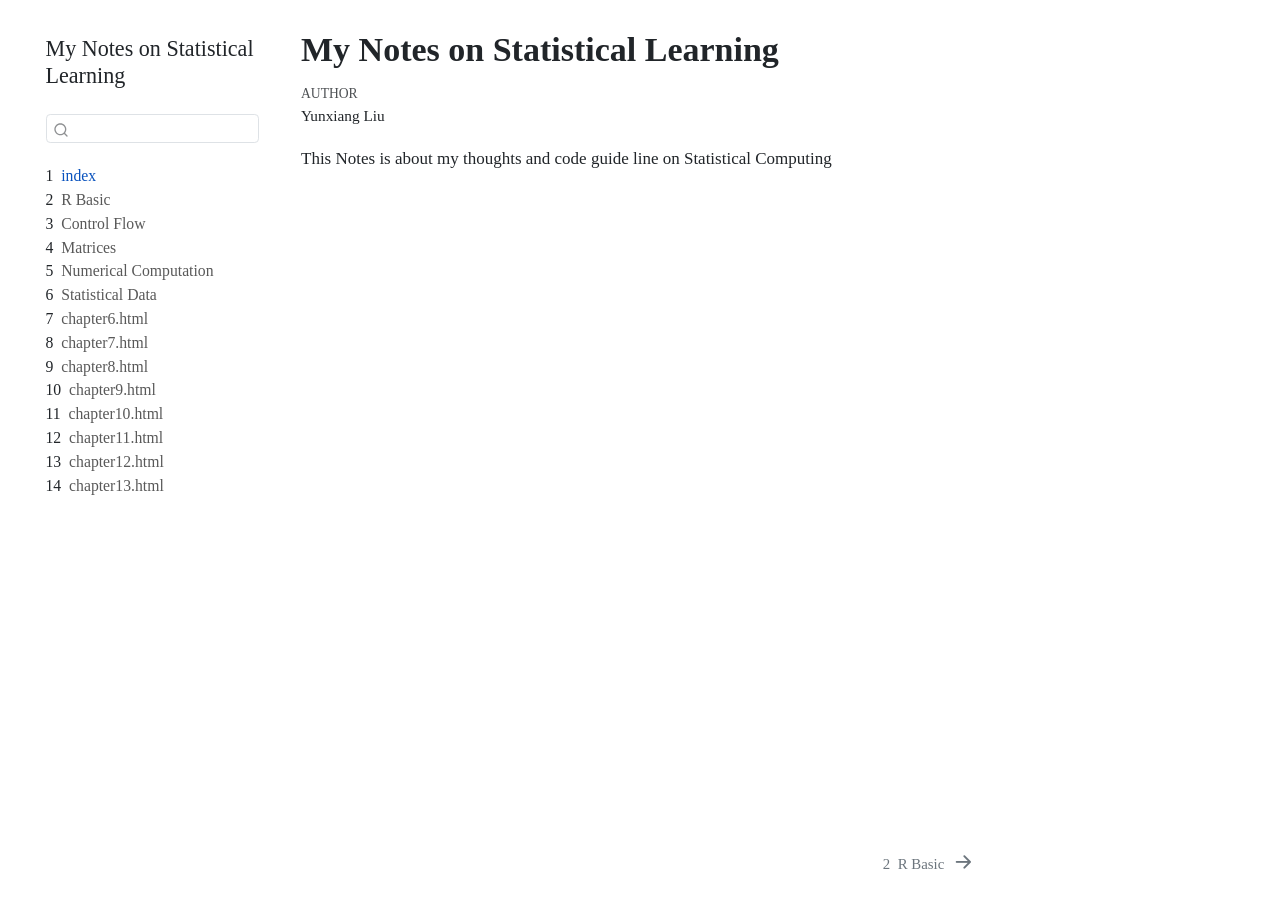
<file: index.html>
<!DOCTYPE html>
<html xmlns="http://www.w3.org/1999/xhtml" lang="en" xml:lang="en"><head>

<meta charset="utf-8">
<meta name="generator" content="quarto-1.10.18">

<meta name="viewport" content="width=device-width, initial-scale=1.0, user-scalable=yes">

<meta name="author" content="Yunxiang Liu">

<title>My Notes on Statistical Learning</title>
<style>
/* Default styles provided by pandoc.
** See https://pandoc.org/MANUAL.html#variables-for-html for config info.
*/
span.smallcaps{font-variant: small-caps;}
div.columns{display: flex; gap: 1.5em;}
div.column{flex: auto;}
@media screen {
div.columns{gap: min(4vw, 1.5em);}
div.column{overflow-x: auto;}
}
div.hanging-indent{margin-left: 1.5em; text-indent: -1.5em;}
ul.task-list{list-style: none;}
ul.task-list li input[type="checkbox"] {
  width: 0.8em;
  margin: 0 0.8em 0.2em -1em; /* quarto-specific, see https://github.com/quarto-dev/quarto-cli/issues/4556 */ 
  vertical-align: middle;
}
</style>


<script src="site_libs/quarto-nav/quarto-nav.js"></script>
<script src="site_libs/quarto-nav/headroom.min.js"></script>
<script src="site_libs/clipboard/clipboard.min.js"></script>
<script src="site_libs/quarto-search/autocomplete.umd.js"></script>
<script src="site_libs/quarto-search/fuse.min.js"></script>
<script src="site_libs/quarto-search/quarto-search.js"></script>
<meta name="quarto:offset" content="./">
<link href="./chapter1.html" rel="next">
<script src="site_libs/quarto-html/quarto.js" type="module"></script>
<script src="site_libs/quarto-html/tabsets/tabsets.js" type="module"></script>
<script src="site_libs/quarto-html/popper.min.js"></script>
<script src="site_libs/quarto-html/tippy.umd.min.js"></script>
<script src="site_libs/quarto-html/anchor.min.js"></script>
<link href="site_libs/quarto-html/tippy.css" rel="stylesheet">
<link href="site_libs/quarto-html/quarto-syntax-highlighting-64a204ab8560d761af7679ceaba22944.css" rel="stylesheet" id="quarto-text-highlighting-styles">
<script src="site_libs/bootstrap/bootstrap.min.js"></script>
<link href="site_libs/bootstrap/bootstrap-icons.css" rel="stylesheet">
<link href="site_libs/bootstrap/bootstrap-c2e5ef98666527481b3902f0ce71f4bf.min.css" rel="stylesheet" append-hash="true" id="quarto-bootstrap" data-mode="light">
<script id="quarto-search-options" type="application/json">{
  "location": "sidebar",
  "copy-button": false,
  "collapse-after": 3,
  "panel-placement": "start",
  "type": "textbox",
  "limit": 50,
  "keyboard-shortcut": [
    "f",
    "/",
    "s"
  ],
  "show-item-context": false,
  "language": {
    "search-no-results-text": "No results",
    "search-matching-documents-text": "matching documents",
    "search-copy-link-title": "Copy link to search",
    "search-hide-matches-text": "Hide additional matches",
    "search-more-match-text": "more match in this document",
    "search-more-matches-text": "more matches in this document",
    "search-clear-button-title": "Clear",
    "search-text-placeholder": "",
    "search-detached-cancel-button-title": "Cancel",
    "search-submit-button-title": "Submit",
    "search-label": "Search"
  }
}</script>


</head>

<body class="nav-sidebar floating quarto-light">

<div id="quarto-search-results"></div>
  <header id="quarto-header" class="headroom fixed-top">
  <nav class="quarto-secondary-nav">
    <div class="container-fluid d-flex">
      <button type="button" class="quarto-btn-toggle btn" data-bs-toggle="collapse" role="button" data-bs-target=".quarto-sidebar-collapse-item" aria-controls="quarto-sidebar" aria-expanded="false" aria-label="Toggle sidebar navigation" onclick="if (window.quartoToggleHeadroom) { window.quartoToggleHeadroom(); }">
        <i class="bi bi-layout-text-sidebar-reverse"></i>
      </button>
        <nav class="quarto-page-breadcrumbs" aria-label="breadcrumb"><ol class="breadcrumb"><li class="breadcrumb-item"><a href="./index.html"><span class="chapter-number">1</span>&nbsp; <span class="chapter-title">index</span></a></li></ol></nav>
        <a class="flex-grow-1" role="navigation" data-bs-toggle="collapse" data-bs-target=".quarto-sidebar-collapse-item" aria-controls="quarto-sidebar" aria-expanded="false" aria-label="Toggle sidebar navigation" onclick="if (window.quartoToggleHeadroom) { window.quartoToggleHeadroom(); }">      
        </a>
      <button type="button" class="btn quarto-search-button" aria-label="Search" onclick="window.quartoOpenSearch();">
        <i class="bi bi-search"></i>
      </button>
    </div>
  </nav>
</header>
<!-- content -->
<div id="quarto-content" class="quarto-container page-columns page-rows-contents page-layout-article">
<!-- sidebar -->
  <nav id="quarto-sidebar" class="sidebar collapse collapse-horizontal quarto-sidebar-collapse-item sidebar-navigation floating overflow-auto">
    <div class="pt-lg-2 mt-2 text-left sidebar-header">
    <div class="sidebar-title mb-0 py-0">
      <a href="./">My Notes on Statistical Learning</a> 
    </div>
      </div>
        <div class="mt-2 flex-shrink-0 align-items-center">
        <div class="sidebar-search">
        <div id="quarto-search" class="" title="Search"></div>
        </div>
        </div>
    <div class="sidebar-menu-container"> 
    <ul class="list-unstyled mt-1">
        <li class="sidebar-item">
  <div class="sidebar-item-container"> 
  <a href="./index.html" class="sidebar-item-text sidebar-link active">
 <span class="menu-text"><span class="chapter-number">1</span>&nbsp; <span class="chapter-title">index</span></span></a>
  </div>
</li>
        <li class="sidebar-item">
  <div class="sidebar-item-container"> 
  <a href="./chapter1.html" class="sidebar-item-text sidebar-link">
 <span class="menu-text"><span class="chapter-number">2</span>&nbsp; <span class="chapter-title">R Basic</span></span></a>
  </div>
</li>
        <li class="sidebar-item">
  <div class="sidebar-item-container"> 
  <a href="./chapter2.html" class="sidebar-item-text sidebar-link">
 <span class="menu-text"><span class="chapter-number">3</span>&nbsp; <span class="chapter-title">Control Flow</span></span></a>
  </div>
</li>
        <li class="sidebar-item">
  <div class="sidebar-item-container"> 
  <a href="./chapter3.html" class="sidebar-item-text sidebar-link">
 <span class="menu-text"><span class="chapter-number">4</span>&nbsp; <span class="chapter-title">Matrices</span></span></a>
  </div>
</li>
        <li class="sidebar-item">
  <div class="sidebar-item-container"> 
  <a href="./chapter4.html" class="sidebar-item-text sidebar-link">
 <span class="menu-text"><span class="chapter-number">5</span>&nbsp; <span class="chapter-title">Numerical Computation</span></span></a>
  </div>
</li>
        <li class="sidebar-item">
  <div class="sidebar-item-container"> 
  <a href="./chapter5.html" class="sidebar-item-text sidebar-link">
 <span class="menu-text"><span class="chapter-number">6</span>&nbsp; <span class="chapter-title">Statistical Data</span></span></a>
  </div>
</li>
        <li class="sidebar-item">
  <div class="sidebar-item-container"> 
  <a href="./chapter6.html" class="sidebar-item-text sidebar-link">
 <span class="menu-text"><span class="chapter-number">7</span>&nbsp; <span class="chapter-title">chapter6.html</span></span></a>
  </div>
</li>
        <li class="sidebar-item">
  <div class="sidebar-item-container"> 
  <a href="./chapter7.html" class="sidebar-item-text sidebar-link">
 <span class="menu-text"><span class="chapter-number">8</span>&nbsp; <span class="chapter-title">chapter7.html</span></span></a>
  </div>
</li>
        <li class="sidebar-item">
  <div class="sidebar-item-container"> 
  <a href="./chapter8.html" class="sidebar-item-text sidebar-link">
 <span class="menu-text"><span class="chapter-number">9</span>&nbsp; <span class="chapter-title">chapter8.html</span></span></a>
  </div>
</li>
        <li class="sidebar-item">
  <div class="sidebar-item-container"> 
  <a href="./chapter9.html" class="sidebar-item-text sidebar-link">
 <span class="menu-text"><span class="chapter-number">10</span>&nbsp; <span class="chapter-title">chapter9.html</span></span></a>
  </div>
</li>
        <li class="sidebar-item">
  <div class="sidebar-item-container"> 
  <a href="./chapter10.html" class="sidebar-item-text sidebar-link">
 <span class="menu-text"><span class="chapter-number">11</span>&nbsp; <span class="chapter-title">chapter10.html</span></span></a>
  </div>
</li>
        <li class="sidebar-item">
  <div class="sidebar-item-container"> 
  <a href="./chapter11.html" class="sidebar-item-text sidebar-link">
 <span class="menu-text"><span class="chapter-number">12</span>&nbsp; <span class="chapter-title">chapter11.html</span></span></a>
  </div>
</li>
        <li class="sidebar-item">
  <div class="sidebar-item-container"> 
  <a href="./chapter12.html" class="sidebar-item-text sidebar-link">
 <span class="menu-text"><span class="chapter-number">13</span>&nbsp; <span class="chapter-title">chapter12.html</span></span></a>
  </div>
</li>
        <li class="sidebar-item">
  <div class="sidebar-item-container"> 
  <a href="./chapter13.html" class="sidebar-item-text sidebar-link">
 <span class="menu-text"><span class="chapter-number">14</span>&nbsp; <span class="chapter-title">chapter13.html</span></span></a>
  </div>
</li>
    </ul>
    </div>
</nav>
<div id="quarto-sidebar-glass" class="quarto-sidebar-collapse-item" data-bs-toggle="collapse" data-bs-target=".quarto-sidebar-collapse-item"></div>
<!-- margin-sidebar -->
    <div id="quarto-margin-sidebar" class="sidebar margin-sidebar zindex-bottom">
        
    </div>
<!-- main -->
<main class="content" id="quarto-document-content">

<header id="title-block-header" class="quarto-title-block default">
<div class="quarto-title">
<h1 class="title">My Notes on Statistical Learning</h1>
</div>



<div class="quarto-title-meta">

    <div>
    <div class="quarto-title-meta-heading">Author</div>
    <div class="quarto-title-meta-contents">
             <p>Yunxiang Liu </p>
          </div>
  </div>
    
  
    
  </div>
  


</header>


<p>This Notes is about my thoughts and code guide line on Statistical Computing</p>



</main> <!-- /main -->
<script id="quarto-html-after-body" type="application/javascript">
  window.document.addEventListener("DOMContentLoaded", function (event) {
    const icon = "";
    const anchorJS = new window.AnchorJS();
    anchorJS.options = {
      placement: 'right',
      icon: icon
    };
    anchorJS.add('.anchored');
    const isCodeAnnotation = (el) => {
      for (const clz of el.classList) {
        if (clz.startsWith('code-annotation-')) {                     
          return true;
        }
      }
      return false;
    }
    const onCopySuccess = function(e) {
      // button target
      const button = e.trigger;
      // don't keep focus
      button.blur();
      // flash "checked"
      button.classList.add('code-copy-button-checked');
      var currentTitle = button.getAttribute("title");
      button.setAttribute("title", "Copied!");
      let tooltip;
      if (window.bootstrap) {
        button.setAttribute("data-bs-toggle", "tooltip");
        button.setAttribute("data-bs-placement", "left");
        button.setAttribute("data-bs-title", "Copied!");
        tooltip = new bootstrap.Tooltip(button, 
          { trigger: "manual", 
            customClass: "code-copy-button-tooltip",
            offset: [0, -8]});
        tooltip.show();    
      }
      setTimeout(function() {
        if (tooltip) {
          tooltip.hide();
          button.removeAttribute("data-bs-title");
          button.removeAttribute("data-bs-toggle");
          button.removeAttribute("data-bs-placement");
        }
        button.setAttribute("title", currentTitle);
        button.classList.remove('code-copy-button-checked');
      }, 1000);
      // clear code selection
      e.clearSelection();
    }
    const getTextToCopy = function(trigger) {
      const outerScaffold = trigger.parentElement.cloneNode(true);
      const codeEl = outerScaffold.querySelector('code');
      for (const childEl of codeEl.children) {
        if (isCodeAnnotation(childEl)) {
          childEl.remove();
        }
      }
      return codeEl.innerText;
    }
    const clipboard = new window.ClipboardJS('.code-copy-button:not([data-in-quarto-modal])', {
      text: getTextToCopy
    });
    clipboard.on('success', onCopySuccess);
    if (window.document.getElementById('quarto-embedded-source-code-modal')) {
      const clipboardModal = new window.ClipboardJS('.code-copy-button[data-in-quarto-modal]', {
        text: getTextToCopy,
        container: window.document.getElementById('quarto-embedded-source-code-modal')
      });
      clipboardModal.on('success', onCopySuccess);
    }
      var localhostRegex = new RegExp(/^(?:http|https):\/\/localhost\:?[0-9]*\//);
      var mailtoRegex = new RegExp(/^mailto:/);
        var filterRegex = new RegExp('/' + window.location.host + '/');
      var isInternal = (href) => {
          return filterRegex.test(href) || localhostRegex.test(href) || mailtoRegex.test(href);
      }
      // Inspect non-navigation links and adorn them if external
     var links = window.document.querySelectorAll('a[href]:not(.nav-link):not(.navbar-brand):not(.toc-action):not(.sidebar-link):not(.sidebar-item-toggle):not(.pagination-link):not(.no-external):not([aria-hidden]):not(.dropdown-item):not(.quarto-navigation-tool):not(.about-link)');
      for (var i=0; i<links.length; i++) {
        const link = links[i];
        if (!isInternal(link.href)) {
          // undo the damage that might have been done by quarto-nav.js in the case of
          // links that we want to consider external
          if (link.dataset.originalHref !== undefined) {
            link.href = link.dataset.originalHref;
          }
        }
      }
    function tippyHover(el, contentFn, onTriggerFn, onUntriggerFn) {
      const config = {
        allowHTML: true,
        maxWidth: 500,
        delay: 100,
        arrow: false,
        appendTo: function(el) {
            return el.parentElement;
        },
        interactive: true,
        interactiveBorder: 10,
        theme: 'quarto',
        placement: 'bottom-start',
      };
      if (contentFn) {
        config.content = contentFn;
      }
      if (onTriggerFn) {
        config.onTrigger = onTriggerFn;
      }
      if (onUntriggerFn) {
        config.onUntrigger = onUntriggerFn;
      }
      window.tippy(el, config); 
    }
    const noterefs = window.document.querySelectorAll('a[role="doc-noteref"]');
    for (var i=0; i<noterefs.length; i++) {
      const ref = noterefs[i];
      tippyHover(ref, function() {
        // use id or data attribute instead here
        let href = ref.getAttribute('data-footnote-href') || ref.getAttribute('href');
        try { href = new URL(href).hash; } catch {}
        const id = href.replace(/^#\/?/, "");
        const note = window.document.getElementById(id);
        if (note) {
          return note.innerHTML;
        } else {
          return "";
        }
      });
    }
    const xrefs = window.document.querySelectorAll('a.quarto-xref');
    const processXRef = (id, note) => {
      // Strip column container classes
      const stripColumnClz = (el) => {
        el.classList.remove("page-full", "page-columns");
        if (el.children) {
          for (const child of el.children) {
            stripColumnClz(child);
          }
        }
      }
      stripColumnClz(note)
      if (id === null || id.startsWith('sec-')) {
        // Special case sections, only their first couple elements
        const container = document.createElement("div");
        if (note.children && note.children.length > 2) {
          container.appendChild(note.children[0].cloneNode(true));
          for (let i = 1; i < note.children.length; i++) {
            const child = note.children[i];
            if (child.tagName === "P" && child.innerText === "") {
              continue;
            } else {
              container.appendChild(child.cloneNode(true));
              break;
            }
          }
          if (window.Quarto?.typesetMath) {
            window.Quarto.typesetMath(container);
          }
          return container.innerHTML
        } else {
          if (window.Quarto?.typesetMath) {
            window.Quarto.typesetMath(note);
          }
          return note.innerHTML;
        }
      } else {
        // Remove any anchor links if they are present
        const anchorLink = note.querySelector('a.anchorjs-link');
        if (anchorLink) {
          anchorLink.remove();
        }
        if (window.Quarto?.typesetMath) {
          window.Quarto.typesetMath(note);
        }
        if (note.classList.contains("callout")) {
          return note.outerHTML;
        } else {
          return note.innerHTML;
        }
      }
    }
    for (var i=0; i<xrefs.length; i++) {
      const xref = xrefs[i];
      tippyHover(xref, undefined, function(instance) {
        instance.disable();
        let url = xref.getAttribute('href');
        let hash = undefined; 
        if (url.startsWith('#')) {
          hash = url;
        } else {
          try { hash = new URL(url).hash; } catch {}
        }
        if (hash) {
          const id = hash.replace(/^#\/?/, "");
          const note = window.document.getElementById(id);
          if (note !== null) {
            try {
              const html = processXRef(id, note.cloneNode(true));
              instance.setContent(html);
            } finally {
              instance.enable();
              instance.show();
            }
          } else {
            // See if we can fetch this
            fetch(url.split('#')[0])
            .then(res => res.text())
            .then(html => {
              const parser = new DOMParser();
              const htmlDoc = parser.parseFromString(html, "text/html");
              const note = htmlDoc.getElementById(id);
              if (note !== null) {
                const html = processXRef(id, note);
                instance.setContent(html);
              } 
            }).finally(() => {
              instance.enable();
              instance.show();
            });
          }
        } else {
          // See if we can fetch a full url (with no hash to target)
          // This is a special case and we should probably do some content thinning / targeting
          fetch(url)
          .then(res => res.text())
          .then(html => {
            const parser = new DOMParser();
            const htmlDoc = parser.parseFromString(html, "text/html");
            const note = htmlDoc.querySelector('main.content');
            if (note !== null) {
              // This should only happen for chapter cross references
              // (since there is no id in the URL)
              // remove the first header
              if (note.children.length > 0 && note.children[0].tagName === "HEADER") {
                note.children[0].remove();
              }
              const html = processXRef(null, note);
              instance.setContent(html);
            } 
          }).finally(() => {
            instance.enable();
            instance.show();
          });
        }
      }, function(instance) {
      });
    }
        let selectedAnnoteEl;
        const selectorForAnnotation = ( cell, annotation) => {
          let cellAttr = 'data-code-cell="' + cell + '"';
          let lineAttr = 'data-code-annotation="' +  annotation + '"';
          const selector = 'span[' + cellAttr + '][' + lineAttr + ']';
          return selector;
        }
        const selectCodeLines = (annoteEl) => {
          const doc = window.document;
          const targetCell = annoteEl.getAttribute("data-target-cell");
          const targetAnnotation = annoteEl.getAttribute("data-target-annotation");
          const annoteSpan = window.document.querySelector(selectorForAnnotation(targetCell, targetAnnotation));
          const lines = annoteSpan.getAttribute("data-code-lines").split(",");
          const lineIds = lines.map((line) => {
            return targetCell + "-" + line;
          })
          let top = null;
          let height = null;
          let parent = null;
          if (lineIds.length > 0) {
              //compute the position of the single el (top and bottom and make a div)
              const el = window.document.getElementById(lineIds[0]);
              top = el.offsetTop;
              height = el.offsetHeight;
              parent = el.parentElement.parentElement;
            if (lineIds.length > 1) {
              const lastEl = window.document.getElementById(lineIds[lineIds.length - 1]);
              const bottom = lastEl.offsetTop + lastEl.offsetHeight;
              height = bottom - top;
            }
            if (top !== null && height !== null && parent !== null) {
              // cook up a div (if necessary) and position it 
              let div = window.document.getElementById("code-annotation-line-highlight");
              if (div === null) {
                div = window.document.createElement("div");
                div.setAttribute("id", "code-annotation-line-highlight");
                div.style.position = 'absolute';
                parent.appendChild(div);
              }
              div.style.top = top - 2 + "px";
              div.style.height = height + 4 + "px";
              div.style.left = 0;
              let gutterDiv = window.document.getElementById("code-annotation-line-highlight-gutter");
              if (gutterDiv === null) {
                gutterDiv = window.document.createElement("div");
                gutterDiv.setAttribute("id", "code-annotation-line-highlight-gutter");
                gutterDiv.style.position = 'absolute';
                const codeCell = window.document.getElementById(targetCell);
                const gutter = codeCell.querySelector('.code-annotation-gutter');
                gutter.appendChild(gutterDiv);
              }
              gutterDiv.style.top = top - 2 + "px";
              gutterDiv.style.height = height + 4 + "px";
            }
            selectedAnnoteEl = annoteEl;
          }
        };
        const unselectCodeLines = () => {
          const elementsIds = ["code-annotation-line-highlight", "code-annotation-line-highlight-gutter"];
          elementsIds.forEach((elId) => {
            const div = window.document.getElementById(elId);
            if (div) {
              div.remove();
            }
          });
          selectedAnnoteEl = undefined;
        };
          // Handle positioning of the toggle
      window.addEventListener(
        "resize",
        throttle(() => {
          elRect = undefined;
          if (selectedAnnoteEl) {
            selectCodeLines(selectedAnnoteEl);
          }
        }, 10)
      );
      function throttle(fn, ms) {
      let throttle = false;
      let timer;
        return (...args) => {
          if(!throttle) { // first call gets through
              fn.apply(this, args);
              throttle = true;
          } else { // all the others get throttled
              if(timer) clearTimeout(timer); // cancel #2
              timer = setTimeout(() => {
                fn.apply(this, args);
                timer = throttle = false;
              }, ms);
          }
        };
      }
        // Attach click handler to the DT
        const annoteDls = window.document.querySelectorAll('dt[data-target-cell]');
        for (const annoteDlNode of annoteDls) {
          annoteDlNode.addEventListener('click', (event) => {
            const clickedEl = event.target;
            if (clickedEl !== selectedAnnoteEl) {
              unselectCodeLines();
              const activeEl = window.document.querySelector('dt[data-target-cell].code-annotation-active');
              if (activeEl) {
                activeEl.classList.remove('code-annotation-active');
              }
              selectCodeLines(clickedEl);
              clickedEl.classList.add('code-annotation-active');
            } else {
              // Unselect the line
              unselectCodeLines();
              clickedEl.classList.remove('code-annotation-active');
            }
          });
        }
    const findCites = (el) => {
      const parentEl = el.parentElement;
      if (parentEl) {
        const cites = parentEl.dataset.cites;
        if (cites) {
          return {
            el,
            cites: cites.split(' ')
          };
        } else {
          return findCites(el.parentElement)
        }
      } else {
        return undefined;
      }
    };
    var bibliorefs = window.document.querySelectorAll('a[role="doc-biblioref"]');
    for (var i=0; i<bibliorefs.length; i++) {
      const ref = bibliorefs[i];
      const citeInfo = findCites(ref);
      if (citeInfo) {
        tippyHover(citeInfo.el, function() {
          var popup = window.document.createElement('div');
          citeInfo.cites.forEach(function(cite) {
            var citeDiv = window.document.createElement('div');
            citeDiv.classList.add('hanging-indent');
            citeDiv.classList.add('csl-entry');
            var biblioDiv = window.document.getElementById('ref-' + cite);
            if (biblioDiv) {
              citeDiv.innerHTML = biblioDiv.innerHTML;
            }
            popup.appendChild(citeDiv);
          });
          return popup.innerHTML;
        });
      }
    }
  });
  </script>
<nav class="page-navigation">
  <div class="nav-page nav-page-previous">
  </div>
  <div class="nav-page nav-page-next">
      <a href="./chapter1.html" class="pagination-link" aria-label="R Basic">
        <span class="nav-page-text"><span class="chapter-number">2</span>&nbsp; <span class="chapter-title">R Basic</span></span> <i class="bi bi-arrow-right-short"></i>
      </a>
  </div>
</nav>
</div> <!-- /content -->




</body></html>
</file>
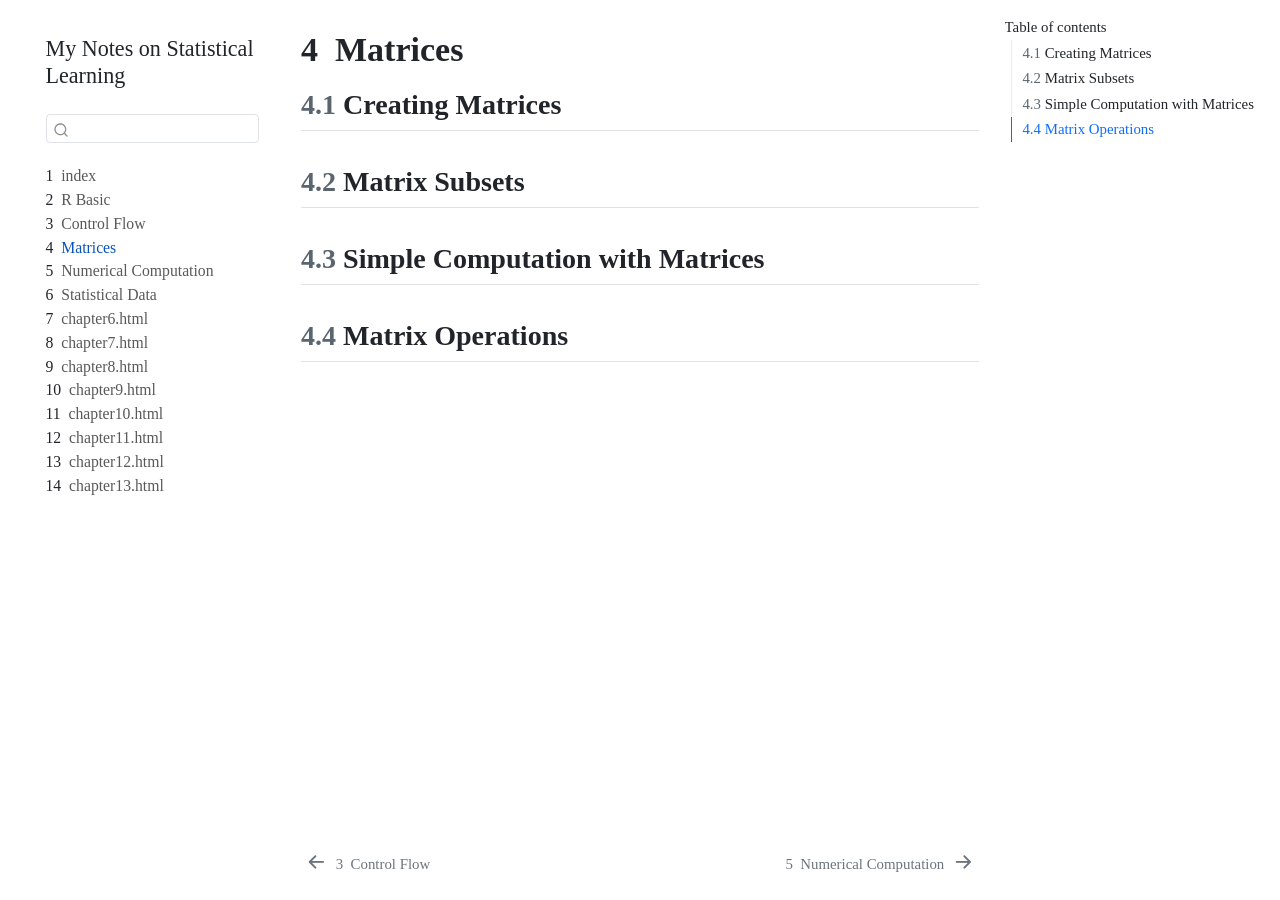
<file: chapter3.html>
<!DOCTYPE html>
<html xmlns="http://www.w3.org/1999/xhtml" lang="en" xml:lang="en"><head>

<meta charset="utf-8">
<meta name="generator" content="quarto-1.10.18">

<meta name="viewport" content="width=device-width, initial-scale=1.0, user-scalable=yes">


<title>4&nbsp; Matrices – My Notes on Statistical Learning</title>
<style>
/* Default styles provided by pandoc.
** See https://pandoc.org/MANUAL.html#variables-for-html for config info.
*/
span.smallcaps{font-variant: small-caps;}
div.columns{display: flex; gap: 1.5em;}
div.column{flex: auto;}
@media screen {
div.columns{gap: min(4vw, 1.5em);}
div.column{overflow-x: auto;}
}
div.hanging-indent{margin-left: 1.5em; text-indent: -1.5em;}
ul.task-list{list-style: none;}
ul.task-list li input[type="checkbox"] {
  width: 0.8em;
  margin: 0 0.8em 0.2em -1em; /* quarto-specific, see https://github.com/quarto-dev/quarto-cli/issues/4556 */ 
  vertical-align: middle;
}
</style>


<script src="site_libs/quarto-nav/quarto-nav.js"></script>
<script src="site_libs/quarto-nav/headroom.min.js"></script>
<script src="site_libs/clipboard/clipboard.min.js"></script>
<script src="site_libs/quarto-search/autocomplete.umd.js"></script>
<script src="site_libs/quarto-search/fuse.min.js"></script>
<script src="site_libs/quarto-search/quarto-search.js"></script>
<meta name="quarto:offset" content="./">
<link href="./chapter4.html" rel="next">
<link href="./chapter2.html" rel="prev">
<script src="site_libs/quarto-html/quarto.js" type="module"></script>
<script src="site_libs/quarto-html/tabsets/tabsets.js" type="module"></script>
<script src="site_libs/quarto-html/popper.min.js"></script>
<script src="site_libs/quarto-html/tippy.umd.min.js"></script>
<script src="site_libs/quarto-html/anchor.min.js"></script>
<link href="site_libs/quarto-html/tippy.css" rel="stylesheet">
<link href="site_libs/quarto-html/quarto-syntax-highlighting-64a204ab8560d761af7679ceaba22944.css" rel="stylesheet" id="quarto-text-highlighting-styles">
<script src="site_libs/bootstrap/bootstrap.min.js"></script>
<link href="site_libs/bootstrap/bootstrap-icons.css" rel="stylesheet">
<link href="site_libs/bootstrap/bootstrap-c2e5ef98666527481b3902f0ce71f4bf.min.css" rel="stylesheet" append-hash="true" id="quarto-bootstrap" data-mode="light">
<script id="quarto-search-options" type="application/json">{
  "location": "sidebar",
  "copy-button": false,
  "collapse-after": 3,
  "panel-placement": "start",
  "type": "textbox",
  "limit": 50,
  "keyboard-shortcut": [
    "f",
    "/",
    "s"
  ],
  "show-item-context": false,
  "language": {
    "search-no-results-text": "No results",
    "search-matching-documents-text": "matching documents",
    "search-copy-link-title": "Copy link to search",
    "search-hide-matches-text": "Hide additional matches",
    "search-more-match-text": "more match in this document",
    "search-more-matches-text": "more matches in this document",
    "search-clear-button-title": "Clear",
    "search-text-placeholder": "",
    "search-detached-cancel-button-title": "Cancel",
    "search-submit-button-title": "Submit",
    "search-label": "Search"
  }
}</script>


</head>

<body class="nav-sidebar floating quarto-light">

<div id="quarto-search-results"></div>
  <header id="quarto-header" class="headroom fixed-top">
  <nav class="quarto-secondary-nav">
    <div class="container-fluid d-flex">
      <button type="button" class="quarto-btn-toggle btn" data-bs-toggle="collapse" role="button" data-bs-target=".quarto-sidebar-collapse-item" aria-controls="quarto-sidebar" aria-expanded="false" aria-label="Toggle sidebar navigation" onclick="if (window.quartoToggleHeadroom) { window.quartoToggleHeadroom(); }">
        <i class="bi bi-layout-text-sidebar-reverse"></i>
      </button>
        <nav class="quarto-page-breadcrumbs" aria-label="breadcrumb"><ol class="breadcrumb"><li class="breadcrumb-item"><a href="./chapter3.html"><span class="chapter-number">4</span>&nbsp; <span class="chapter-title">Matrices</span></a></li></ol></nav>
        <a class="flex-grow-1" role="navigation" data-bs-toggle="collapse" data-bs-target=".quarto-sidebar-collapse-item" aria-controls="quarto-sidebar" aria-expanded="false" aria-label="Toggle sidebar navigation" onclick="if (window.quartoToggleHeadroom) { window.quartoToggleHeadroom(); }">      
        </a>
      <button type="button" class="btn quarto-search-button" aria-label="Search" onclick="window.quartoOpenSearch();">
        <i class="bi bi-search"></i>
      </button>
    </div>
  </nav>
</header>
<!-- content -->
<div id="quarto-content" class="quarto-container page-columns page-rows-contents page-layout-article">
<!-- sidebar -->
  <nav id="quarto-sidebar" class="sidebar collapse collapse-horizontal quarto-sidebar-collapse-item sidebar-navigation floating overflow-auto">
    <div class="pt-lg-2 mt-2 text-left sidebar-header">
    <div class="sidebar-title mb-0 py-0">
      <a href="./">My Notes on Statistical Learning</a> 
    </div>
      </div>
        <div class="mt-2 flex-shrink-0 align-items-center">
        <div class="sidebar-search">
        <div id="quarto-search" class="" title="Search"></div>
        </div>
        </div>
    <div class="sidebar-menu-container"> 
    <ul class="list-unstyled mt-1">
        <li class="sidebar-item">
  <div class="sidebar-item-container"> 
  <a href="./index.html" class="sidebar-item-text sidebar-link">
 <span class="menu-text"><span class="chapter-number">1</span>&nbsp; <span class="chapter-title">index</span></span></a>
  </div>
</li>
        <li class="sidebar-item">
  <div class="sidebar-item-container"> 
  <a href="./chapter1.html" class="sidebar-item-text sidebar-link">
 <span class="menu-text"><span class="chapter-number">2</span>&nbsp; <span class="chapter-title">R Basic</span></span></a>
  </div>
</li>
        <li class="sidebar-item">
  <div class="sidebar-item-container"> 
  <a href="./chapter2.html" class="sidebar-item-text sidebar-link">
 <span class="menu-text"><span class="chapter-number">3</span>&nbsp; <span class="chapter-title">Control Flow</span></span></a>
  </div>
</li>
        <li class="sidebar-item">
  <div class="sidebar-item-container"> 
  <a href="./chapter3.html" class="sidebar-item-text sidebar-link active">
 <span class="menu-text"><span class="chapter-number">4</span>&nbsp; <span class="chapter-title">Matrices</span></span></a>
  </div>
</li>
        <li class="sidebar-item">
  <div class="sidebar-item-container"> 
  <a href="./chapter4.html" class="sidebar-item-text sidebar-link">
 <span class="menu-text"><span class="chapter-number">5</span>&nbsp; <span class="chapter-title">Numerical Computation</span></span></a>
  </div>
</li>
        <li class="sidebar-item">
  <div class="sidebar-item-container"> 
  <a href="./chapter5.html" class="sidebar-item-text sidebar-link">
 <span class="menu-text"><span class="chapter-number">6</span>&nbsp; <span class="chapter-title">Statistical Data</span></span></a>
  </div>
</li>
        <li class="sidebar-item">
  <div class="sidebar-item-container"> 
  <a href="./chapter6.html" class="sidebar-item-text sidebar-link">
 <span class="menu-text"><span class="chapter-number">7</span>&nbsp; <span class="chapter-title">chapter6.html</span></span></a>
  </div>
</li>
        <li class="sidebar-item">
  <div class="sidebar-item-container"> 
  <a href="./chapter7.html" class="sidebar-item-text sidebar-link">
 <span class="menu-text"><span class="chapter-number">8</span>&nbsp; <span class="chapter-title">chapter7.html</span></span></a>
  </div>
</li>
        <li class="sidebar-item">
  <div class="sidebar-item-container"> 
  <a href="./chapter8.html" class="sidebar-item-text sidebar-link">
 <span class="menu-text"><span class="chapter-number">9</span>&nbsp; <span class="chapter-title">chapter8.html</span></span></a>
  </div>
</li>
        <li class="sidebar-item">
  <div class="sidebar-item-container"> 
  <a href="./chapter9.html" class="sidebar-item-text sidebar-link">
 <span class="menu-text"><span class="chapter-number">10</span>&nbsp; <span class="chapter-title">chapter9.html</span></span></a>
  </div>
</li>
        <li class="sidebar-item">
  <div class="sidebar-item-container"> 
  <a href="./chapter10.html" class="sidebar-item-text sidebar-link">
 <span class="menu-text"><span class="chapter-number">11</span>&nbsp; <span class="chapter-title">chapter10.html</span></span></a>
  </div>
</li>
        <li class="sidebar-item">
  <div class="sidebar-item-container"> 
  <a href="./chapter11.html" class="sidebar-item-text sidebar-link">
 <span class="menu-text"><span class="chapter-number">12</span>&nbsp; <span class="chapter-title">chapter11.html</span></span></a>
  </div>
</li>
        <li class="sidebar-item">
  <div class="sidebar-item-container"> 
  <a href="./chapter12.html" class="sidebar-item-text sidebar-link">
 <span class="menu-text"><span class="chapter-number">13</span>&nbsp; <span class="chapter-title">chapter12.html</span></span></a>
  </div>
</li>
        <li class="sidebar-item">
  <div class="sidebar-item-container"> 
  <a href="./chapter13.html" class="sidebar-item-text sidebar-link">
 <span class="menu-text"><span class="chapter-number">14</span>&nbsp; <span class="chapter-title">chapter13.html</span></span></a>
  </div>
</li>
    </ul>
    </div>
</nav>
<div id="quarto-sidebar-glass" class="quarto-sidebar-collapse-item" data-bs-toggle="collapse" data-bs-target=".quarto-sidebar-collapse-item"></div>
<!-- margin-sidebar -->
    <div id="quarto-margin-sidebar" class="sidebar margin-sidebar">
        <nav id="TOC" role="doc-toc" class="toc-active">
    <h2 id="toc-title">Table of contents</h2>
   
  <ul>
  <li><a href="#creating-matrices" id="toc-creating-matrices" class="nav-link active" data-scroll-target="#creating-matrices"><span class="header-section-number">4.1</span> Creating Matrices</a></li>
  <li><a href="#matrix-subsets" id="toc-matrix-subsets" class="nav-link" data-scroll-target="#matrix-subsets"><span class="header-section-number">4.2</span> Matrix Subsets</a></li>
  <li><a href="#simple-computation-with-matrices" id="toc-simple-computation-with-matrices" class="nav-link" data-scroll-target="#simple-computation-with-matrices"><span class="header-section-number">4.3</span> Simple Computation with Matrices</a></li>
  <li><a href="#matrix-operations" id="toc-matrix-operations" class="nav-link" data-scroll-target="#matrix-operations"><span class="header-section-number">4.4</span> Matrix Operations</a></li>
  </ul>
</nav>
    </div>
<!-- main -->
<main class="content" id="quarto-document-content">

<header id="title-block-header" class="quarto-title-block default">
<div class="quarto-title">
<h1 class="title"><span class="chapter-number">4</span>&nbsp; <span class="chapter-title">Matrices</span></h1>
</div>



<div class="quarto-title-meta">

    
  
    
  </div>
  


</header>


<section id="creating-matrices" class="level2" data-number="4.1">
<h2 data-number="4.1" class="anchored" data-anchor-id="creating-matrices"><span class="header-section-number">4.1</span> Creating Matrices</h2>
</section>
<section id="matrix-subsets" class="level2" data-number="4.2">
<h2 data-number="4.2" class="anchored" data-anchor-id="matrix-subsets"><span class="header-section-number">4.2</span> Matrix Subsets</h2>
</section>
<section id="simple-computation-with-matrices" class="level2" data-number="4.3">
<h2 data-number="4.3" class="anchored" data-anchor-id="simple-computation-with-matrices"><span class="header-section-number">4.3</span> Simple Computation with Matrices</h2>
</section>
<section id="matrix-operations" class="level2" data-number="4.4">
<h2 data-number="4.4" class="anchored" data-anchor-id="matrix-operations"><span class="header-section-number">4.4</span> Matrix Operations</h2>


</section>

</main> <!-- /main -->
<script id="quarto-html-after-body" type="application/javascript">
  window.document.addEventListener("DOMContentLoaded", function (event) {
    const icon = "";
    const anchorJS = new window.AnchorJS();
    anchorJS.options = {
      placement: 'right',
      icon: icon
    };
    anchorJS.add('.anchored');
    const isCodeAnnotation = (el) => {
      for (const clz of el.classList) {
        if (clz.startsWith('code-annotation-')) {                     
          return true;
        }
      }
      return false;
    }
    const onCopySuccess = function(e) {
      // button target
      const button = e.trigger;
      // don't keep focus
      button.blur();
      // flash "checked"
      button.classList.add('code-copy-button-checked');
      var currentTitle = button.getAttribute("title");
      button.setAttribute("title", "Copied!");
      let tooltip;
      if (window.bootstrap) {
        button.setAttribute("data-bs-toggle", "tooltip");
        button.setAttribute("data-bs-placement", "left");
        button.setAttribute("data-bs-title", "Copied!");
        tooltip = new bootstrap.Tooltip(button, 
          { trigger: "manual", 
            customClass: "code-copy-button-tooltip",
            offset: [0, -8]});
        tooltip.show();    
      }
      setTimeout(function() {
        if (tooltip) {
          tooltip.hide();
          button.removeAttribute("data-bs-title");
          button.removeAttribute("data-bs-toggle");
          button.removeAttribute("data-bs-placement");
        }
        button.setAttribute("title", currentTitle);
        button.classList.remove('code-copy-button-checked');
      }, 1000);
      // clear code selection
      e.clearSelection();
    }
    const getTextToCopy = function(trigger) {
      const outerScaffold = trigger.parentElement.cloneNode(true);
      const codeEl = outerScaffold.querySelector('code');
      for (const childEl of codeEl.children) {
        if (isCodeAnnotation(childEl)) {
          childEl.remove();
        }
      }
      return codeEl.innerText;
    }
    const clipboard = new window.ClipboardJS('.code-copy-button:not([data-in-quarto-modal])', {
      text: getTextToCopy
    });
    clipboard.on('success', onCopySuccess);
    if (window.document.getElementById('quarto-embedded-source-code-modal')) {
      const clipboardModal = new window.ClipboardJS('.code-copy-button[data-in-quarto-modal]', {
        text: getTextToCopy,
        container: window.document.getElementById('quarto-embedded-source-code-modal')
      });
      clipboardModal.on('success', onCopySuccess);
    }
      var localhostRegex = new RegExp(/^(?:http|https):\/\/localhost\:?[0-9]*\//);
      var mailtoRegex = new RegExp(/^mailto:/);
        var filterRegex = new RegExp('/' + window.location.host + '/');
      var isInternal = (href) => {
          return filterRegex.test(href) || localhostRegex.test(href) || mailtoRegex.test(href);
      }
      // Inspect non-navigation links and adorn them if external
     var links = window.document.querySelectorAll('a[href]:not(.nav-link):not(.navbar-brand):not(.toc-action):not(.sidebar-link):not(.sidebar-item-toggle):not(.pagination-link):not(.no-external):not([aria-hidden]):not(.dropdown-item):not(.quarto-navigation-tool):not(.about-link)');
      for (var i=0; i<links.length; i++) {
        const link = links[i];
        if (!isInternal(link.href)) {
          // undo the damage that might have been done by quarto-nav.js in the case of
          // links that we want to consider external
          if (link.dataset.originalHref !== undefined) {
            link.href = link.dataset.originalHref;
          }
        }
      }
    function tippyHover(el, contentFn, onTriggerFn, onUntriggerFn) {
      const config = {
        allowHTML: true,
        maxWidth: 500,
        delay: 100,
        arrow: false,
        appendTo: function(el) {
            return el.parentElement;
        },
        interactive: true,
        interactiveBorder: 10,
        theme: 'quarto',
        placement: 'bottom-start',
      };
      if (contentFn) {
        config.content = contentFn;
      }
      if (onTriggerFn) {
        config.onTrigger = onTriggerFn;
      }
      if (onUntriggerFn) {
        config.onUntrigger = onUntriggerFn;
      }
      window.tippy(el, config); 
    }
    const noterefs = window.document.querySelectorAll('a[role="doc-noteref"]');
    for (var i=0; i<noterefs.length; i++) {
      const ref = noterefs[i];
      tippyHover(ref, function() {
        // use id or data attribute instead here
        let href = ref.getAttribute('data-footnote-href') || ref.getAttribute('href');
        try { href = new URL(href).hash; } catch {}
        const id = href.replace(/^#\/?/, "");
        const note = window.document.getElementById(id);
        if (note) {
          return note.innerHTML;
        } else {
          return "";
        }
      });
    }
    const xrefs = window.document.querySelectorAll('a.quarto-xref');
    const processXRef = (id, note) => {
      // Strip column container classes
      const stripColumnClz = (el) => {
        el.classList.remove("page-full", "page-columns");
        if (el.children) {
          for (const child of el.children) {
            stripColumnClz(child);
          }
        }
      }
      stripColumnClz(note)
      if (id === null || id.startsWith('sec-')) {
        // Special case sections, only their first couple elements
        const container = document.createElement("div");
        if (note.children && note.children.length > 2) {
          container.appendChild(note.children[0].cloneNode(true));
          for (let i = 1; i < note.children.length; i++) {
            const child = note.children[i];
            if (child.tagName === "P" && child.innerText === "") {
              continue;
            } else {
              container.appendChild(child.cloneNode(true));
              break;
            }
          }
          if (window.Quarto?.typesetMath) {
            window.Quarto.typesetMath(container);
          }
          return container.innerHTML
        } else {
          if (window.Quarto?.typesetMath) {
            window.Quarto.typesetMath(note);
          }
          return note.innerHTML;
        }
      } else {
        // Remove any anchor links if they are present
        const anchorLink = note.querySelector('a.anchorjs-link');
        if (anchorLink) {
          anchorLink.remove();
        }
        if (window.Quarto?.typesetMath) {
          window.Quarto.typesetMath(note);
        }
        if (note.classList.contains("callout")) {
          return note.outerHTML;
        } else {
          return note.innerHTML;
        }
      }
    }
    for (var i=0; i<xrefs.length; i++) {
      const xref = xrefs[i];
      tippyHover(xref, undefined, function(instance) {
        instance.disable();
        let url = xref.getAttribute('href');
        let hash = undefined; 
        if (url.startsWith('#')) {
          hash = url;
        } else {
          try { hash = new URL(url).hash; } catch {}
        }
        if (hash) {
          const id = hash.replace(/^#\/?/, "");
          const note = window.document.getElementById(id);
          if (note !== null) {
            try {
              const html = processXRef(id, note.cloneNode(true));
              instance.setContent(html);
            } finally {
              instance.enable();
              instance.show();
            }
          } else {
            // See if we can fetch this
            fetch(url.split('#')[0])
            .then(res => res.text())
            .then(html => {
              const parser = new DOMParser();
              const htmlDoc = parser.parseFromString(html, "text/html");
              const note = htmlDoc.getElementById(id);
              if (note !== null) {
                const html = processXRef(id, note);
                instance.setContent(html);
              } 
            }).finally(() => {
              instance.enable();
              instance.show();
            });
          }
        } else {
          // See if we can fetch a full url (with no hash to target)
          // This is a special case and we should probably do some content thinning / targeting
          fetch(url)
          .then(res => res.text())
          .then(html => {
            const parser = new DOMParser();
            const htmlDoc = parser.parseFromString(html, "text/html");
            const note = htmlDoc.querySelector('main.content');
            if (note !== null) {
              // This should only happen for chapter cross references
              // (since there is no id in the URL)
              // remove the first header
              if (note.children.length > 0 && note.children[0].tagName === "HEADER") {
                note.children[0].remove();
              }
              const html = processXRef(null, note);
              instance.setContent(html);
            } 
          }).finally(() => {
            instance.enable();
            instance.show();
          });
        }
      }, function(instance) {
      });
    }
        let selectedAnnoteEl;
        const selectorForAnnotation = ( cell, annotation) => {
          let cellAttr = 'data-code-cell="' + cell + '"';
          let lineAttr = 'data-code-annotation="' +  annotation + '"';
          const selector = 'span[' + cellAttr + '][' + lineAttr + ']';
          return selector;
        }
        const selectCodeLines = (annoteEl) => {
          const doc = window.document;
          const targetCell = annoteEl.getAttribute("data-target-cell");
          const targetAnnotation = annoteEl.getAttribute("data-target-annotation");
          const annoteSpan = window.document.querySelector(selectorForAnnotation(targetCell, targetAnnotation));
          const lines = annoteSpan.getAttribute("data-code-lines").split(",");
          const lineIds = lines.map((line) => {
            return targetCell + "-" + line;
          })
          let top = null;
          let height = null;
          let parent = null;
          if (lineIds.length > 0) {
              //compute the position of the single el (top and bottom and make a div)
              const el = window.document.getElementById(lineIds[0]);
              top = el.offsetTop;
              height = el.offsetHeight;
              parent = el.parentElement.parentElement;
            if (lineIds.length > 1) {
              const lastEl = window.document.getElementById(lineIds[lineIds.length - 1]);
              const bottom = lastEl.offsetTop + lastEl.offsetHeight;
              height = bottom - top;
            }
            if (top !== null && height !== null && parent !== null) {
              // cook up a div (if necessary) and position it 
              let div = window.document.getElementById("code-annotation-line-highlight");
              if (div === null) {
                div = window.document.createElement("div");
                div.setAttribute("id", "code-annotation-line-highlight");
                div.style.position = 'absolute';
                parent.appendChild(div);
              }
              div.style.top = top - 2 + "px";
              div.style.height = height + 4 + "px";
              div.style.left = 0;
              let gutterDiv = window.document.getElementById("code-annotation-line-highlight-gutter");
              if (gutterDiv === null) {
                gutterDiv = window.document.createElement("div");
                gutterDiv.setAttribute("id", "code-annotation-line-highlight-gutter");
                gutterDiv.style.position = 'absolute';
                const codeCell = window.document.getElementById(targetCell);
                const gutter = codeCell.querySelector('.code-annotation-gutter');
                gutter.appendChild(gutterDiv);
              }
              gutterDiv.style.top = top - 2 + "px";
              gutterDiv.style.height = height + 4 + "px";
            }
            selectedAnnoteEl = annoteEl;
          }
        };
        const unselectCodeLines = () => {
          const elementsIds = ["code-annotation-line-highlight", "code-annotation-line-highlight-gutter"];
          elementsIds.forEach((elId) => {
            const div = window.document.getElementById(elId);
            if (div) {
              div.remove();
            }
          });
          selectedAnnoteEl = undefined;
        };
          // Handle positioning of the toggle
      window.addEventListener(
        "resize",
        throttle(() => {
          elRect = undefined;
          if (selectedAnnoteEl) {
            selectCodeLines(selectedAnnoteEl);
          }
        }, 10)
      );
      function throttle(fn, ms) {
      let throttle = false;
      let timer;
        return (...args) => {
          if(!throttle) { // first call gets through
              fn.apply(this, args);
              throttle = true;
          } else { // all the others get throttled
              if(timer) clearTimeout(timer); // cancel #2
              timer = setTimeout(() => {
                fn.apply(this, args);
                timer = throttle = false;
              }, ms);
          }
        };
      }
        // Attach click handler to the DT
        const annoteDls = window.document.querySelectorAll('dt[data-target-cell]');
        for (const annoteDlNode of annoteDls) {
          annoteDlNode.addEventListener('click', (event) => {
            const clickedEl = event.target;
            if (clickedEl !== selectedAnnoteEl) {
              unselectCodeLines();
              const activeEl = window.document.querySelector('dt[data-target-cell].code-annotation-active');
              if (activeEl) {
                activeEl.classList.remove('code-annotation-active');
              }
              selectCodeLines(clickedEl);
              clickedEl.classList.add('code-annotation-active');
            } else {
              // Unselect the line
              unselectCodeLines();
              clickedEl.classList.remove('code-annotation-active');
            }
          });
        }
    const findCites = (el) => {
      const parentEl = el.parentElement;
      if (parentEl) {
        const cites = parentEl.dataset.cites;
        if (cites) {
          return {
            el,
            cites: cites.split(' ')
          };
        } else {
          return findCites(el.parentElement)
        }
      } else {
        return undefined;
      }
    };
    var bibliorefs = window.document.querySelectorAll('a[role="doc-biblioref"]');
    for (var i=0; i<bibliorefs.length; i++) {
      const ref = bibliorefs[i];
      const citeInfo = findCites(ref);
      if (citeInfo) {
        tippyHover(citeInfo.el, function() {
          var popup = window.document.createElement('div');
          citeInfo.cites.forEach(function(cite) {
            var citeDiv = window.document.createElement('div');
            citeDiv.classList.add('hanging-indent');
            citeDiv.classList.add('csl-entry');
            var biblioDiv = window.document.getElementById('ref-' + cite);
            if (biblioDiv) {
              citeDiv.innerHTML = biblioDiv.innerHTML;
            }
            popup.appendChild(citeDiv);
          });
          return popup.innerHTML;
        });
      }
    }
  });
  </script>
<nav class="page-navigation">
  <div class="nav-page nav-page-previous">
      <a href="./chapter2.html" class="pagination-link" aria-label="Control Flow">
        <i class="bi bi-arrow-left-short"></i> <span class="nav-page-text"><span class="chapter-number">3</span>&nbsp; <span class="chapter-title">Control Flow</span></span>
      </a>          
  </div>
  <div class="nav-page nav-page-next">
      <a href="./chapter4.html" class="pagination-link" aria-label="Numerical Computation">
        <span class="nav-page-text"><span class="chapter-number">5</span>&nbsp; <span class="chapter-title">Numerical Computation</span></span> <i class="bi bi-arrow-right-short"></i>
      </a>
  </div>
</nav>
</div> <!-- /content -->




</body></html>
</file>
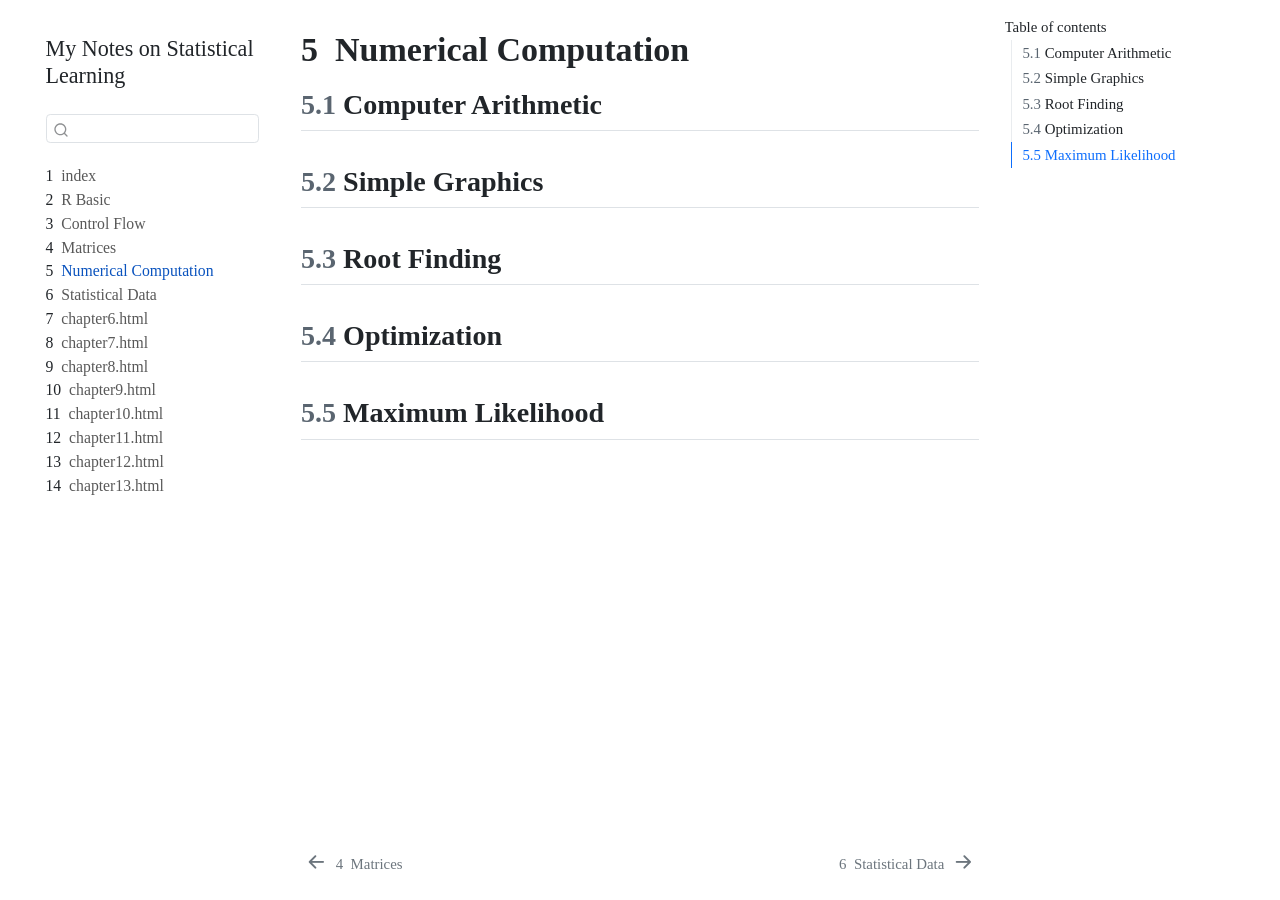
<file: chapter4.html>
<!DOCTYPE html>
<html xmlns="http://www.w3.org/1999/xhtml" lang="en" xml:lang="en"><head>

<meta charset="utf-8">
<meta name="generator" content="quarto-1.10.18">

<meta name="viewport" content="width=device-width, initial-scale=1.0, user-scalable=yes">


<title>5&nbsp; Numerical Computation – My Notes on Statistical Learning</title>
<style>
/* Default styles provided by pandoc.
** See https://pandoc.org/MANUAL.html#variables-for-html for config info.
*/
span.smallcaps{font-variant: small-caps;}
div.columns{display: flex; gap: 1.5em;}
div.column{flex: auto;}
@media screen {
div.columns{gap: min(4vw, 1.5em);}
div.column{overflow-x: auto;}
}
div.hanging-indent{margin-left: 1.5em; text-indent: -1.5em;}
ul.task-list{list-style: none;}
ul.task-list li input[type="checkbox"] {
  width: 0.8em;
  margin: 0 0.8em 0.2em -1em; /* quarto-specific, see https://github.com/quarto-dev/quarto-cli/issues/4556 */ 
  vertical-align: middle;
}
</style>


<script src="site_libs/quarto-nav/quarto-nav.js"></script>
<script src="site_libs/quarto-nav/headroom.min.js"></script>
<script src="site_libs/clipboard/clipboard.min.js"></script>
<script src="site_libs/quarto-search/autocomplete.umd.js"></script>
<script src="site_libs/quarto-search/fuse.min.js"></script>
<script src="site_libs/quarto-search/quarto-search.js"></script>
<meta name="quarto:offset" content="./">
<link href="./chapter5.html" rel="next">
<link href="./chapter3.html" rel="prev">
<script src="site_libs/quarto-html/quarto.js" type="module"></script>
<script src="site_libs/quarto-html/tabsets/tabsets.js" type="module"></script>
<script src="site_libs/quarto-html/popper.min.js"></script>
<script src="site_libs/quarto-html/tippy.umd.min.js"></script>
<script src="site_libs/quarto-html/anchor.min.js"></script>
<link href="site_libs/quarto-html/tippy.css" rel="stylesheet">
<link href="site_libs/quarto-html/quarto-syntax-highlighting-64a204ab8560d761af7679ceaba22944.css" rel="stylesheet" id="quarto-text-highlighting-styles">
<script src="site_libs/bootstrap/bootstrap.min.js"></script>
<link href="site_libs/bootstrap/bootstrap-icons.css" rel="stylesheet">
<link href="site_libs/bootstrap/bootstrap-c2e5ef98666527481b3902f0ce71f4bf.min.css" rel="stylesheet" append-hash="true" id="quarto-bootstrap" data-mode="light">
<script id="quarto-search-options" type="application/json">{
  "location": "sidebar",
  "copy-button": false,
  "collapse-after": 3,
  "panel-placement": "start",
  "type": "textbox",
  "limit": 50,
  "keyboard-shortcut": [
    "f",
    "/",
    "s"
  ],
  "show-item-context": false,
  "language": {
    "search-no-results-text": "No results",
    "search-matching-documents-text": "matching documents",
    "search-copy-link-title": "Copy link to search",
    "search-hide-matches-text": "Hide additional matches",
    "search-more-match-text": "more match in this document",
    "search-more-matches-text": "more matches in this document",
    "search-clear-button-title": "Clear",
    "search-text-placeholder": "",
    "search-detached-cancel-button-title": "Cancel",
    "search-submit-button-title": "Submit",
    "search-label": "Search"
  }
}</script>


</head>

<body class="nav-sidebar floating quarto-light">

<div id="quarto-search-results"></div>
  <header id="quarto-header" class="headroom fixed-top">
  <nav class="quarto-secondary-nav">
    <div class="container-fluid d-flex">
      <button type="button" class="quarto-btn-toggle btn" data-bs-toggle="collapse" role="button" data-bs-target=".quarto-sidebar-collapse-item" aria-controls="quarto-sidebar" aria-expanded="false" aria-label="Toggle sidebar navigation" onclick="if (window.quartoToggleHeadroom) { window.quartoToggleHeadroom(); }">
        <i class="bi bi-layout-text-sidebar-reverse"></i>
      </button>
        <nav class="quarto-page-breadcrumbs" aria-label="breadcrumb"><ol class="breadcrumb"><li class="breadcrumb-item"><a href="./chapter4.html"><span class="chapter-number">5</span>&nbsp; <span class="chapter-title">Numerical Computation</span></a></li></ol></nav>
        <a class="flex-grow-1" role="navigation" data-bs-toggle="collapse" data-bs-target=".quarto-sidebar-collapse-item" aria-controls="quarto-sidebar" aria-expanded="false" aria-label="Toggle sidebar navigation" onclick="if (window.quartoToggleHeadroom) { window.quartoToggleHeadroom(); }">      
        </a>
      <button type="button" class="btn quarto-search-button" aria-label="Search" onclick="window.quartoOpenSearch();">
        <i class="bi bi-search"></i>
      </button>
    </div>
  </nav>
</header>
<!-- content -->
<div id="quarto-content" class="quarto-container page-columns page-rows-contents page-layout-article">
<!-- sidebar -->
  <nav id="quarto-sidebar" class="sidebar collapse collapse-horizontal quarto-sidebar-collapse-item sidebar-navigation floating overflow-auto">
    <div class="pt-lg-2 mt-2 text-left sidebar-header">
    <div class="sidebar-title mb-0 py-0">
      <a href="./">My Notes on Statistical Learning</a> 
    </div>
      </div>
        <div class="mt-2 flex-shrink-0 align-items-center">
        <div class="sidebar-search">
        <div id="quarto-search" class="" title="Search"></div>
        </div>
        </div>
    <div class="sidebar-menu-container"> 
    <ul class="list-unstyled mt-1">
        <li class="sidebar-item">
  <div class="sidebar-item-container"> 
  <a href="./index.html" class="sidebar-item-text sidebar-link">
 <span class="menu-text"><span class="chapter-number">1</span>&nbsp; <span class="chapter-title">index</span></span></a>
  </div>
</li>
        <li class="sidebar-item">
  <div class="sidebar-item-container"> 
  <a href="./chapter1.html" class="sidebar-item-text sidebar-link">
 <span class="menu-text"><span class="chapter-number">2</span>&nbsp; <span class="chapter-title">R Basic</span></span></a>
  </div>
</li>
        <li class="sidebar-item">
  <div class="sidebar-item-container"> 
  <a href="./chapter2.html" class="sidebar-item-text sidebar-link">
 <span class="menu-text"><span class="chapter-number">3</span>&nbsp; <span class="chapter-title">Control Flow</span></span></a>
  </div>
</li>
        <li class="sidebar-item">
  <div class="sidebar-item-container"> 
  <a href="./chapter3.html" class="sidebar-item-text sidebar-link">
 <span class="menu-text"><span class="chapter-number">4</span>&nbsp; <span class="chapter-title">Matrices</span></span></a>
  </div>
</li>
        <li class="sidebar-item">
  <div class="sidebar-item-container"> 
  <a href="./chapter4.html" class="sidebar-item-text sidebar-link active">
 <span class="menu-text"><span class="chapter-number">5</span>&nbsp; <span class="chapter-title">Numerical Computation</span></span></a>
  </div>
</li>
        <li class="sidebar-item">
  <div class="sidebar-item-container"> 
  <a href="./chapter5.html" class="sidebar-item-text sidebar-link">
 <span class="menu-text"><span class="chapter-number">6</span>&nbsp; <span class="chapter-title">Statistical Data</span></span></a>
  </div>
</li>
        <li class="sidebar-item">
  <div class="sidebar-item-container"> 
  <a href="./chapter6.html" class="sidebar-item-text sidebar-link">
 <span class="menu-text"><span class="chapter-number">7</span>&nbsp; <span class="chapter-title">chapter6.html</span></span></a>
  </div>
</li>
        <li class="sidebar-item">
  <div class="sidebar-item-container"> 
  <a href="./chapter7.html" class="sidebar-item-text sidebar-link">
 <span class="menu-text"><span class="chapter-number">8</span>&nbsp; <span class="chapter-title">chapter7.html</span></span></a>
  </div>
</li>
        <li class="sidebar-item">
  <div class="sidebar-item-container"> 
  <a href="./chapter8.html" class="sidebar-item-text sidebar-link">
 <span class="menu-text"><span class="chapter-number">9</span>&nbsp; <span class="chapter-title">chapter8.html</span></span></a>
  </div>
</li>
        <li class="sidebar-item">
  <div class="sidebar-item-container"> 
  <a href="./chapter9.html" class="sidebar-item-text sidebar-link">
 <span class="menu-text"><span class="chapter-number">10</span>&nbsp; <span class="chapter-title">chapter9.html</span></span></a>
  </div>
</li>
        <li class="sidebar-item">
  <div class="sidebar-item-container"> 
  <a href="./chapter10.html" class="sidebar-item-text sidebar-link">
 <span class="menu-text"><span class="chapter-number">11</span>&nbsp; <span class="chapter-title">chapter10.html</span></span></a>
  </div>
</li>
        <li class="sidebar-item">
  <div class="sidebar-item-container"> 
  <a href="./chapter11.html" class="sidebar-item-text sidebar-link">
 <span class="menu-text"><span class="chapter-number">12</span>&nbsp; <span class="chapter-title">chapter11.html</span></span></a>
  </div>
</li>
        <li class="sidebar-item">
  <div class="sidebar-item-container"> 
  <a href="./chapter12.html" class="sidebar-item-text sidebar-link">
 <span class="menu-text"><span class="chapter-number">13</span>&nbsp; <span class="chapter-title">chapter12.html</span></span></a>
  </div>
</li>
        <li class="sidebar-item">
  <div class="sidebar-item-container"> 
  <a href="./chapter13.html" class="sidebar-item-text sidebar-link">
 <span class="menu-text"><span class="chapter-number">14</span>&nbsp; <span class="chapter-title">chapter13.html</span></span></a>
  </div>
</li>
    </ul>
    </div>
</nav>
<div id="quarto-sidebar-glass" class="quarto-sidebar-collapse-item" data-bs-toggle="collapse" data-bs-target=".quarto-sidebar-collapse-item"></div>
<!-- margin-sidebar -->
    <div id="quarto-margin-sidebar" class="sidebar margin-sidebar">
        <nav id="TOC" role="doc-toc" class="toc-active">
    <h2 id="toc-title">Table of contents</h2>
   
  <ul>
  <li><a href="#computer-arithmetic" id="toc-computer-arithmetic" class="nav-link active" data-scroll-target="#computer-arithmetic"><span class="header-section-number">5.1</span> Computer Arithmetic</a></li>
  <li><a href="#simple-graphics" id="toc-simple-graphics" class="nav-link" data-scroll-target="#simple-graphics"><span class="header-section-number">5.2</span> Simple Graphics</a></li>
  <li><a href="#root-finding" id="toc-root-finding" class="nav-link" data-scroll-target="#root-finding"><span class="header-section-number">5.3</span> Root Finding</a></li>
  <li><a href="#optimization" id="toc-optimization" class="nav-link" data-scroll-target="#optimization"><span class="header-section-number">5.4</span> Optimization</a></li>
  <li><a href="#maximum-likelihood" id="toc-maximum-likelihood" class="nav-link" data-scroll-target="#maximum-likelihood"><span class="header-section-number">5.5</span> Maximum Likelihood</a></li>
  </ul>
</nav>
    </div>
<!-- main -->
<main class="content" id="quarto-document-content">

<header id="title-block-header" class="quarto-title-block default">
<div class="quarto-title">
<h1 class="title"><span class="chapter-number">5</span>&nbsp; <span class="chapter-title">Numerical Computation</span></h1>
</div>



<div class="quarto-title-meta">

    
  
    
  </div>
  


</header>


<section id="computer-arithmetic" class="level2" data-number="5.1">
<h2 data-number="5.1" class="anchored" data-anchor-id="computer-arithmetic"><span class="header-section-number">5.1</span> Computer Arithmetic</h2>
</section>
<section id="simple-graphics" class="level2" data-number="5.2">
<h2 data-number="5.2" class="anchored" data-anchor-id="simple-graphics"><span class="header-section-number">5.2</span> Simple Graphics</h2>
</section>
<section id="root-finding" class="level2" data-number="5.3">
<h2 data-number="5.3" class="anchored" data-anchor-id="root-finding"><span class="header-section-number">5.3</span> Root Finding</h2>
</section>
<section id="optimization" class="level2" data-number="5.4">
<h2 data-number="5.4" class="anchored" data-anchor-id="optimization"><span class="header-section-number">5.4</span> Optimization</h2>
</section>
<section id="maximum-likelihood" class="level2" data-number="5.5">
<h2 data-number="5.5" class="anchored" data-anchor-id="maximum-likelihood"><span class="header-section-number">5.5</span> Maximum Likelihood</h2>


</section>

</main> <!-- /main -->
<script id="quarto-html-after-body" type="application/javascript">
  window.document.addEventListener("DOMContentLoaded", function (event) {
    const icon = "";
    const anchorJS = new window.AnchorJS();
    anchorJS.options = {
      placement: 'right',
      icon: icon
    };
    anchorJS.add('.anchored');
    const isCodeAnnotation = (el) => {
      for (const clz of el.classList) {
        if (clz.startsWith('code-annotation-')) {                     
          return true;
        }
      }
      return false;
    }
    const onCopySuccess = function(e) {
      // button target
      const button = e.trigger;
      // don't keep focus
      button.blur();
      // flash "checked"
      button.classList.add('code-copy-button-checked');
      var currentTitle = button.getAttribute("title");
      button.setAttribute("title", "Copied!");
      let tooltip;
      if (window.bootstrap) {
        button.setAttribute("data-bs-toggle", "tooltip");
        button.setAttribute("data-bs-placement", "left");
        button.setAttribute("data-bs-title", "Copied!");
        tooltip = new bootstrap.Tooltip(button, 
          { trigger: "manual", 
            customClass: "code-copy-button-tooltip",
            offset: [0, -8]});
        tooltip.show();    
      }
      setTimeout(function() {
        if (tooltip) {
          tooltip.hide();
          button.removeAttribute("data-bs-title");
          button.removeAttribute("data-bs-toggle");
          button.removeAttribute("data-bs-placement");
        }
        button.setAttribute("title", currentTitle);
        button.classList.remove('code-copy-button-checked');
      }, 1000);
      // clear code selection
      e.clearSelection();
    }
    const getTextToCopy = function(trigger) {
      const outerScaffold = trigger.parentElement.cloneNode(true);
      const codeEl = outerScaffold.querySelector('code');
      for (const childEl of codeEl.children) {
        if (isCodeAnnotation(childEl)) {
          childEl.remove();
        }
      }
      return codeEl.innerText;
    }
    const clipboard = new window.ClipboardJS('.code-copy-button:not([data-in-quarto-modal])', {
      text: getTextToCopy
    });
    clipboard.on('success', onCopySuccess);
    if (window.document.getElementById('quarto-embedded-source-code-modal')) {
      const clipboardModal = new window.ClipboardJS('.code-copy-button[data-in-quarto-modal]', {
        text: getTextToCopy,
        container: window.document.getElementById('quarto-embedded-source-code-modal')
      });
      clipboardModal.on('success', onCopySuccess);
    }
      var localhostRegex = new RegExp(/^(?:http|https):\/\/localhost\:?[0-9]*\//);
      var mailtoRegex = new RegExp(/^mailto:/);
        var filterRegex = new RegExp('/' + window.location.host + '/');
      var isInternal = (href) => {
          return filterRegex.test(href) || localhostRegex.test(href) || mailtoRegex.test(href);
      }
      // Inspect non-navigation links and adorn them if external
     var links = window.document.querySelectorAll('a[href]:not(.nav-link):not(.navbar-brand):not(.toc-action):not(.sidebar-link):not(.sidebar-item-toggle):not(.pagination-link):not(.no-external):not([aria-hidden]):not(.dropdown-item):not(.quarto-navigation-tool):not(.about-link)');
      for (var i=0; i<links.length; i++) {
        const link = links[i];
        if (!isInternal(link.href)) {
          // undo the damage that might have been done by quarto-nav.js in the case of
          // links that we want to consider external
          if (link.dataset.originalHref !== undefined) {
            link.href = link.dataset.originalHref;
          }
        }
      }
    function tippyHover(el, contentFn, onTriggerFn, onUntriggerFn) {
      const config = {
        allowHTML: true,
        maxWidth: 500,
        delay: 100,
        arrow: false,
        appendTo: function(el) {
            return el.parentElement;
        },
        interactive: true,
        interactiveBorder: 10,
        theme: 'quarto',
        placement: 'bottom-start',
      };
      if (contentFn) {
        config.content = contentFn;
      }
      if (onTriggerFn) {
        config.onTrigger = onTriggerFn;
      }
      if (onUntriggerFn) {
        config.onUntrigger = onUntriggerFn;
      }
      window.tippy(el, config); 
    }
    const noterefs = window.document.querySelectorAll('a[role="doc-noteref"]');
    for (var i=0; i<noterefs.length; i++) {
      const ref = noterefs[i];
      tippyHover(ref, function() {
        // use id or data attribute instead here
        let href = ref.getAttribute('data-footnote-href') || ref.getAttribute('href');
        try { href = new URL(href).hash; } catch {}
        const id = href.replace(/^#\/?/, "");
        const note = window.document.getElementById(id);
        if (note) {
          return note.innerHTML;
        } else {
          return "";
        }
      });
    }
    const xrefs = window.document.querySelectorAll('a.quarto-xref');
    const processXRef = (id, note) => {
      // Strip column container classes
      const stripColumnClz = (el) => {
        el.classList.remove("page-full", "page-columns");
        if (el.children) {
          for (const child of el.children) {
            stripColumnClz(child);
          }
        }
      }
      stripColumnClz(note)
      if (id === null || id.startsWith('sec-')) {
        // Special case sections, only their first couple elements
        const container = document.createElement("div");
        if (note.children && note.children.length > 2) {
          container.appendChild(note.children[0].cloneNode(true));
          for (let i = 1; i < note.children.length; i++) {
            const child = note.children[i];
            if (child.tagName === "P" && child.innerText === "") {
              continue;
            } else {
              container.appendChild(child.cloneNode(true));
              break;
            }
          }
          if (window.Quarto?.typesetMath) {
            window.Quarto.typesetMath(container);
          }
          return container.innerHTML
        } else {
          if (window.Quarto?.typesetMath) {
            window.Quarto.typesetMath(note);
          }
          return note.innerHTML;
        }
      } else {
        // Remove any anchor links if they are present
        const anchorLink = note.querySelector('a.anchorjs-link');
        if (anchorLink) {
          anchorLink.remove();
        }
        if (window.Quarto?.typesetMath) {
          window.Quarto.typesetMath(note);
        }
        if (note.classList.contains("callout")) {
          return note.outerHTML;
        } else {
          return note.innerHTML;
        }
      }
    }
    for (var i=0; i<xrefs.length; i++) {
      const xref = xrefs[i];
      tippyHover(xref, undefined, function(instance) {
        instance.disable();
        let url = xref.getAttribute('href');
        let hash = undefined; 
        if (url.startsWith('#')) {
          hash = url;
        } else {
          try { hash = new URL(url).hash; } catch {}
        }
        if (hash) {
          const id = hash.replace(/^#\/?/, "");
          const note = window.document.getElementById(id);
          if (note !== null) {
            try {
              const html = processXRef(id, note.cloneNode(true));
              instance.setContent(html);
            } finally {
              instance.enable();
              instance.show();
            }
          } else {
            // See if we can fetch this
            fetch(url.split('#')[0])
            .then(res => res.text())
            .then(html => {
              const parser = new DOMParser();
              const htmlDoc = parser.parseFromString(html, "text/html");
              const note = htmlDoc.getElementById(id);
              if (note !== null) {
                const html = processXRef(id, note);
                instance.setContent(html);
              } 
            }).finally(() => {
              instance.enable();
              instance.show();
            });
          }
        } else {
          // See if we can fetch a full url (with no hash to target)
          // This is a special case and we should probably do some content thinning / targeting
          fetch(url)
          .then(res => res.text())
          .then(html => {
            const parser = new DOMParser();
            const htmlDoc = parser.parseFromString(html, "text/html");
            const note = htmlDoc.querySelector('main.content');
            if (note !== null) {
              // This should only happen for chapter cross references
              // (since there is no id in the URL)
              // remove the first header
              if (note.children.length > 0 && note.children[0].tagName === "HEADER") {
                note.children[0].remove();
              }
              const html = processXRef(null, note);
              instance.setContent(html);
            } 
          }).finally(() => {
            instance.enable();
            instance.show();
          });
        }
      }, function(instance) {
      });
    }
        let selectedAnnoteEl;
        const selectorForAnnotation = ( cell, annotation) => {
          let cellAttr = 'data-code-cell="' + cell + '"';
          let lineAttr = 'data-code-annotation="' +  annotation + '"';
          const selector = 'span[' + cellAttr + '][' + lineAttr + ']';
          return selector;
        }
        const selectCodeLines = (annoteEl) => {
          const doc = window.document;
          const targetCell = annoteEl.getAttribute("data-target-cell");
          const targetAnnotation = annoteEl.getAttribute("data-target-annotation");
          const annoteSpan = window.document.querySelector(selectorForAnnotation(targetCell, targetAnnotation));
          const lines = annoteSpan.getAttribute("data-code-lines").split(",");
          const lineIds = lines.map((line) => {
            return targetCell + "-" + line;
          })
          let top = null;
          let height = null;
          let parent = null;
          if (lineIds.length > 0) {
              //compute the position of the single el (top and bottom and make a div)
              const el = window.document.getElementById(lineIds[0]);
              top = el.offsetTop;
              height = el.offsetHeight;
              parent = el.parentElement.parentElement;
            if (lineIds.length > 1) {
              const lastEl = window.document.getElementById(lineIds[lineIds.length - 1]);
              const bottom = lastEl.offsetTop + lastEl.offsetHeight;
              height = bottom - top;
            }
            if (top !== null && height !== null && parent !== null) {
              // cook up a div (if necessary) and position it 
              let div = window.document.getElementById("code-annotation-line-highlight");
              if (div === null) {
                div = window.document.createElement("div");
                div.setAttribute("id", "code-annotation-line-highlight");
                div.style.position = 'absolute';
                parent.appendChild(div);
              }
              div.style.top = top - 2 + "px";
              div.style.height = height + 4 + "px";
              div.style.left = 0;
              let gutterDiv = window.document.getElementById("code-annotation-line-highlight-gutter");
              if (gutterDiv === null) {
                gutterDiv = window.document.createElement("div");
                gutterDiv.setAttribute("id", "code-annotation-line-highlight-gutter");
                gutterDiv.style.position = 'absolute';
                const codeCell = window.document.getElementById(targetCell);
                const gutter = codeCell.querySelector('.code-annotation-gutter');
                gutter.appendChild(gutterDiv);
              }
              gutterDiv.style.top = top - 2 + "px";
              gutterDiv.style.height = height + 4 + "px";
            }
            selectedAnnoteEl = annoteEl;
          }
        };
        const unselectCodeLines = () => {
          const elementsIds = ["code-annotation-line-highlight", "code-annotation-line-highlight-gutter"];
          elementsIds.forEach((elId) => {
            const div = window.document.getElementById(elId);
            if (div) {
              div.remove();
            }
          });
          selectedAnnoteEl = undefined;
        };
          // Handle positioning of the toggle
      window.addEventListener(
        "resize",
        throttle(() => {
          elRect = undefined;
          if (selectedAnnoteEl) {
            selectCodeLines(selectedAnnoteEl);
          }
        }, 10)
      );
      function throttle(fn, ms) {
      let throttle = false;
      let timer;
        return (...args) => {
          if(!throttle) { // first call gets through
              fn.apply(this, args);
              throttle = true;
          } else { // all the others get throttled
              if(timer) clearTimeout(timer); // cancel #2
              timer = setTimeout(() => {
                fn.apply(this, args);
                timer = throttle = false;
              }, ms);
          }
        };
      }
        // Attach click handler to the DT
        const annoteDls = window.document.querySelectorAll('dt[data-target-cell]');
        for (const annoteDlNode of annoteDls) {
          annoteDlNode.addEventListener('click', (event) => {
            const clickedEl = event.target;
            if (clickedEl !== selectedAnnoteEl) {
              unselectCodeLines();
              const activeEl = window.document.querySelector('dt[data-target-cell].code-annotation-active');
              if (activeEl) {
                activeEl.classList.remove('code-annotation-active');
              }
              selectCodeLines(clickedEl);
              clickedEl.classList.add('code-annotation-active');
            } else {
              // Unselect the line
              unselectCodeLines();
              clickedEl.classList.remove('code-annotation-active');
            }
          });
        }
    const findCites = (el) => {
      const parentEl = el.parentElement;
      if (parentEl) {
        const cites = parentEl.dataset.cites;
        if (cites) {
          return {
            el,
            cites: cites.split(' ')
          };
        } else {
          return findCites(el.parentElement)
        }
      } else {
        return undefined;
      }
    };
    var bibliorefs = window.document.querySelectorAll('a[role="doc-biblioref"]');
    for (var i=0; i<bibliorefs.length; i++) {
      const ref = bibliorefs[i];
      const citeInfo = findCites(ref);
      if (citeInfo) {
        tippyHover(citeInfo.el, function() {
          var popup = window.document.createElement('div');
          citeInfo.cites.forEach(function(cite) {
            var citeDiv = window.document.createElement('div');
            citeDiv.classList.add('hanging-indent');
            citeDiv.classList.add('csl-entry');
            var biblioDiv = window.document.getElementById('ref-' + cite);
            if (biblioDiv) {
              citeDiv.innerHTML = biblioDiv.innerHTML;
            }
            popup.appendChild(citeDiv);
          });
          return popup.innerHTML;
        });
      }
    }
  });
  </script>
<nav class="page-navigation">
  <div class="nav-page nav-page-previous">
      <a href="./chapter3.html" class="pagination-link" aria-label="Matrices">
        <i class="bi bi-arrow-left-short"></i> <span class="nav-page-text"><span class="chapter-number">4</span>&nbsp; <span class="chapter-title">Matrices</span></span>
      </a>          
  </div>
  <div class="nav-page nav-page-next">
      <a href="./chapter5.html" class="pagination-link" aria-label="Statistical Data">
        <span class="nav-page-text"><span class="chapter-number">6</span>&nbsp; <span class="chapter-title">Statistical Data</span></span> <i class="bi bi-arrow-right-short"></i>
      </a>
  </div>
</nav>
</div> <!-- /content -->




</body></html>
</file>
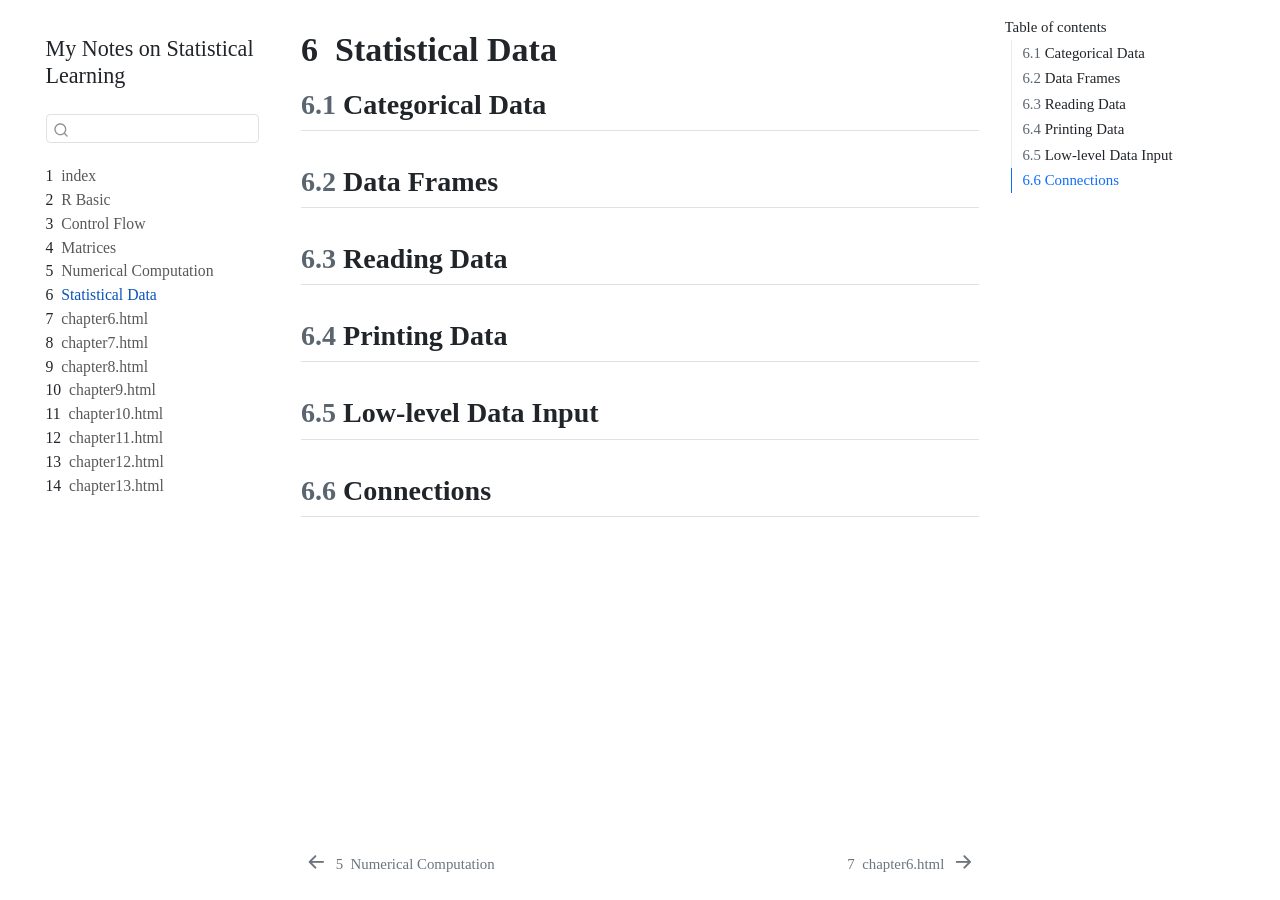
<file: chapter5.html>
<!DOCTYPE html>
<html xmlns="http://www.w3.org/1999/xhtml" lang="en" xml:lang="en"><head>

<meta charset="utf-8">
<meta name="generator" content="quarto-1.10.18">

<meta name="viewport" content="width=device-width, initial-scale=1.0, user-scalable=yes">


<title>6&nbsp; Statistical Data – My Notes on Statistical Learning</title>
<style>
/* Default styles provided by pandoc.
** See https://pandoc.org/MANUAL.html#variables-for-html for config info.
*/
span.smallcaps{font-variant: small-caps;}
div.columns{display: flex; gap: 1.5em;}
div.column{flex: auto;}
@media screen {
div.columns{gap: min(4vw, 1.5em);}
div.column{overflow-x: auto;}
}
div.hanging-indent{margin-left: 1.5em; text-indent: -1.5em;}
ul.task-list{list-style: none;}
ul.task-list li input[type="checkbox"] {
  width: 0.8em;
  margin: 0 0.8em 0.2em -1em; /* quarto-specific, see https://github.com/quarto-dev/quarto-cli/issues/4556 */ 
  vertical-align: middle;
}
</style>


<script src="site_libs/quarto-nav/quarto-nav.js"></script>
<script src="site_libs/quarto-nav/headroom.min.js"></script>
<script src="site_libs/clipboard/clipboard.min.js"></script>
<script src="site_libs/quarto-search/autocomplete.umd.js"></script>
<script src="site_libs/quarto-search/fuse.min.js"></script>
<script src="site_libs/quarto-search/quarto-search.js"></script>
<meta name="quarto:offset" content="./">
<link href="./chapter6.html" rel="next">
<link href="./chapter4.html" rel="prev">
<script src="site_libs/quarto-html/quarto.js" type="module"></script>
<script src="site_libs/quarto-html/tabsets/tabsets.js" type="module"></script>
<script src="site_libs/quarto-html/popper.min.js"></script>
<script src="site_libs/quarto-html/tippy.umd.min.js"></script>
<script src="site_libs/quarto-html/anchor.min.js"></script>
<link href="site_libs/quarto-html/tippy.css" rel="stylesheet">
<link href="site_libs/quarto-html/quarto-syntax-highlighting-64a204ab8560d761af7679ceaba22944.css" rel="stylesheet" id="quarto-text-highlighting-styles">
<script src="site_libs/bootstrap/bootstrap.min.js"></script>
<link href="site_libs/bootstrap/bootstrap-icons.css" rel="stylesheet">
<link href="site_libs/bootstrap/bootstrap-c2e5ef98666527481b3902f0ce71f4bf.min.css" rel="stylesheet" append-hash="true" id="quarto-bootstrap" data-mode="light">
<script id="quarto-search-options" type="application/json">{
  "location": "sidebar",
  "copy-button": false,
  "collapse-after": 3,
  "panel-placement": "start",
  "type": "textbox",
  "limit": 50,
  "keyboard-shortcut": [
    "f",
    "/",
    "s"
  ],
  "show-item-context": false,
  "language": {
    "search-no-results-text": "No results",
    "search-matching-documents-text": "matching documents",
    "search-copy-link-title": "Copy link to search",
    "search-hide-matches-text": "Hide additional matches",
    "search-more-match-text": "more match in this document",
    "search-more-matches-text": "more matches in this document",
    "search-clear-button-title": "Clear",
    "search-text-placeholder": "",
    "search-detached-cancel-button-title": "Cancel",
    "search-submit-button-title": "Submit",
    "search-label": "Search"
  }
}</script>


</head>

<body class="nav-sidebar floating quarto-light">

<div id="quarto-search-results"></div>
  <header id="quarto-header" class="headroom fixed-top">
  <nav class="quarto-secondary-nav">
    <div class="container-fluid d-flex">
      <button type="button" class="quarto-btn-toggle btn" data-bs-toggle="collapse" role="button" data-bs-target=".quarto-sidebar-collapse-item" aria-controls="quarto-sidebar" aria-expanded="false" aria-label="Toggle sidebar navigation" onclick="if (window.quartoToggleHeadroom) { window.quartoToggleHeadroom(); }">
        <i class="bi bi-layout-text-sidebar-reverse"></i>
      </button>
        <nav class="quarto-page-breadcrumbs" aria-label="breadcrumb"><ol class="breadcrumb"><li class="breadcrumb-item"><a href="./chapter5.html"><span class="chapter-number">6</span>&nbsp; <span class="chapter-title">Statistical Data</span></a></li></ol></nav>
        <a class="flex-grow-1" role="navigation" data-bs-toggle="collapse" data-bs-target=".quarto-sidebar-collapse-item" aria-controls="quarto-sidebar" aria-expanded="false" aria-label="Toggle sidebar navigation" onclick="if (window.quartoToggleHeadroom) { window.quartoToggleHeadroom(); }">      
        </a>
      <button type="button" class="btn quarto-search-button" aria-label="Search" onclick="window.quartoOpenSearch();">
        <i class="bi bi-search"></i>
      </button>
    </div>
  </nav>
</header>
<!-- content -->
<div id="quarto-content" class="quarto-container page-columns page-rows-contents page-layout-article">
<!-- sidebar -->
  <nav id="quarto-sidebar" class="sidebar collapse collapse-horizontal quarto-sidebar-collapse-item sidebar-navigation floating overflow-auto">
    <div class="pt-lg-2 mt-2 text-left sidebar-header">
    <div class="sidebar-title mb-0 py-0">
      <a href="./">My Notes on Statistical Learning</a> 
    </div>
      </div>
        <div class="mt-2 flex-shrink-0 align-items-center">
        <div class="sidebar-search">
        <div id="quarto-search" class="" title="Search"></div>
        </div>
        </div>
    <div class="sidebar-menu-container"> 
    <ul class="list-unstyled mt-1">
        <li class="sidebar-item">
  <div class="sidebar-item-container"> 
  <a href="./index.html" class="sidebar-item-text sidebar-link">
 <span class="menu-text"><span class="chapter-number">1</span>&nbsp; <span class="chapter-title">index</span></span></a>
  </div>
</li>
        <li class="sidebar-item">
  <div class="sidebar-item-container"> 
  <a href="./chapter1.html" class="sidebar-item-text sidebar-link">
 <span class="menu-text"><span class="chapter-number">2</span>&nbsp; <span class="chapter-title">R Basic</span></span></a>
  </div>
</li>
        <li class="sidebar-item">
  <div class="sidebar-item-container"> 
  <a href="./chapter2.html" class="sidebar-item-text sidebar-link">
 <span class="menu-text"><span class="chapter-number">3</span>&nbsp; <span class="chapter-title">Control Flow</span></span></a>
  </div>
</li>
        <li class="sidebar-item">
  <div class="sidebar-item-container"> 
  <a href="./chapter3.html" class="sidebar-item-text sidebar-link">
 <span class="menu-text"><span class="chapter-number">4</span>&nbsp; <span class="chapter-title">Matrices</span></span></a>
  </div>
</li>
        <li class="sidebar-item">
  <div class="sidebar-item-container"> 
  <a href="./chapter4.html" class="sidebar-item-text sidebar-link">
 <span class="menu-text"><span class="chapter-number">5</span>&nbsp; <span class="chapter-title">Numerical Computation</span></span></a>
  </div>
</li>
        <li class="sidebar-item">
  <div class="sidebar-item-container"> 
  <a href="./chapter5.html" class="sidebar-item-text sidebar-link active">
 <span class="menu-text"><span class="chapter-number">6</span>&nbsp; <span class="chapter-title">Statistical Data</span></span></a>
  </div>
</li>
        <li class="sidebar-item">
  <div class="sidebar-item-container"> 
  <a href="./chapter6.html" class="sidebar-item-text sidebar-link">
 <span class="menu-text"><span class="chapter-number">7</span>&nbsp; <span class="chapter-title">chapter6.html</span></span></a>
  </div>
</li>
        <li class="sidebar-item">
  <div class="sidebar-item-container"> 
  <a href="./chapter7.html" class="sidebar-item-text sidebar-link">
 <span class="menu-text"><span class="chapter-number">8</span>&nbsp; <span class="chapter-title">chapter7.html</span></span></a>
  </div>
</li>
        <li class="sidebar-item">
  <div class="sidebar-item-container"> 
  <a href="./chapter8.html" class="sidebar-item-text sidebar-link">
 <span class="menu-text"><span class="chapter-number">9</span>&nbsp; <span class="chapter-title">chapter8.html</span></span></a>
  </div>
</li>
        <li class="sidebar-item">
  <div class="sidebar-item-container"> 
  <a href="./chapter9.html" class="sidebar-item-text sidebar-link">
 <span class="menu-text"><span class="chapter-number">10</span>&nbsp; <span class="chapter-title">chapter9.html</span></span></a>
  </div>
</li>
        <li class="sidebar-item">
  <div class="sidebar-item-container"> 
  <a href="./chapter10.html" class="sidebar-item-text sidebar-link">
 <span class="menu-text"><span class="chapter-number">11</span>&nbsp; <span class="chapter-title">chapter10.html</span></span></a>
  </div>
</li>
        <li class="sidebar-item">
  <div class="sidebar-item-container"> 
  <a href="./chapter11.html" class="sidebar-item-text sidebar-link">
 <span class="menu-text"><span class="chapter-number">12</span>&nbsp; <span class="chapter-title">chapter11.html</span></span></a>
  </div>
</li>
        <li class="sidebar-item">
  <div class="sidebar-item-container"> 
  <a href="./chapter12.html" class="sidebar-item-text sidebar-link">
 <span class="menu-text"><span class="chapter-number">13</span>&nbsp; <span class="chapter-title">chapter12.html</span></span></a>
  </div>
</li>
        <li class="sidebar-item">
  <div class="sidebar-item-container"> 
  <a href="./chapter13.html" class="sidebar-item-text sidebar-link">
 <span class="menu-text"><span class="chapter-number">14</span>&nbsp; <span class="chapter-title">chapter13.html</span></span></a>
  </div>
</li>
    </ul>
    </div>
</nav>
<div id="quarto-sidebar-glass" class="quarto-sidebar-collapse-item" data-bs-toggle="collapse" data-bs-target=".quarto-sidebar-collapse-item"></div>
<!-- margin-sidebar -->
    <div id="quarto-margin-sidebar" class="sidebar margin-sidebar">
        <nav id="TOC" role="doc-toc" class="toc-active">
    <h2 id="toc-title">Table of contents</h2>
   
  <ul>
  <li><a href="#categorical-data" id="toc-categorical-data" class="nav-link active" data-scroll-target="#categorical-data"><span class="header-section-number">6.1</span> Categorical Data</a></li>
  <li><a href="#data-frames" id="toc-data-frames" class="nav-link" data-scroll-target="#data-frames"><span class="header-section-number">6.2</span> Data Frames</a></li>
  <li><a href="#reading-data" id="toc-reading-data" class="nav-link" data-scroll-target="#reading-data"><span class="header-section-number">6.3</span> Reading Data</a></li>
  <li><a href="#printing-data" id="toc-printing-data" class="nav-link" data-scroll-target="#printing-data"><span class="header-section-number">6.4</span> Printing Data</a></li>
  <li><a href="#low-level-data-input" id="toc-low-level-data-input" class="nav-link" data-scroll-target="#low-level-data-input"><span class="header-section-number">6.5</span> Low-level Data Input</a></li>
  <li><a href="#connections" id="toc-connections" class="nav-link" data-scroll-target="#connections"><span class="header-section-number">6.6</span> Connections</a></li>
  </ul>
</nav>
    </div>
<!-- main -->
<main class="content" id="quarto-document-content">

<header id="title-block-header" class="quarto-title-block default">
<div class="quarto-title">
<h1 class="title"><span class="chapter-number">6</span>&nbsp; <span class="chapter-title">Statistical Data</span></h1>
</div>



<div class="quarto-title-meta">

    
  
    
  </div>
  


</header>


<section id="categorical-data" class="level2" data-number="6.1">
<h2 data-number="6.1" class="anchored" data-anchor-id="categorical-data"><span class="header-section-number">6.1</span> Categorical Data</h2>
</section>
<section id="data-frames" class="level2" data-number="6.2">
<h2 data-number="6.2" class="anchored" data-anchor-id="data-frames"><span class="header-section-number">6.2</span> Data Frames</h2>
</section>
<section id="reading-data" class="level2" data-number="6.3">
<h2 data-number="6.3" class="anchored" data-anchor-id="reading-data"><span class="header-section-number">6.3</span> Reading Data</h2>
</section>
<section id="printing-data" class="level2" data-number="6.4">
<h2 data-number="6.4" class="anchored" data-anchor-id="printing-data"><span class="header-section-number">6.4</span> Printing Data</h2>
</section>
<section id="low-level-data-input" class="level2" data-number="6.5">
<h2 data-number="6.5" class="anchored" data-anchor-id="low-level-data-input"><span class="header-section-number">6.5</span> Low-level Data Input</h2>
</section>
<section id="connections" class="level2" data-number="6.6">
<h2 data-number="6.6" class="anchored" data-anchor-id="connections"><span class="header-section-number">6.6</span> Connections</h2>


</section>

</main> <!-- /main -->
<script id="quarto-html-after-body" type="application/javascript">
  window.document.addEventListener("DOMContentLoaded", function (event) {
    const icon = "";
    const anchorJS = new window.AnchorJS();
    anchorJS.options = {
      placement: 'right',
      icon: icon
    };
    anchorJS.add('.anchored');
    const isCodeAnnotation = (el) => {
      for (const clz of el.classList) {
        if (clz.startsWith('code-annotation-')) {                     
          return true;
        }
      }
      return false;
    }
    const onCopySuccess = function(e) {
      // button target
      const button = e.trigger;
      // don't keep focus
      button.blur();
      // flash "checked"
      button.classList.add('code-copy-button-checked');
      var currentTitle = button.getAttribute("title");
      button.setAttribute("title", "Copied!");
      let tooltip;
      if (window.bootstrap) {
        button.setAttribute("data-bs-toggle", "tooltip");
        button.setAttribute("data-bs-placement", "left");
        button.setAttribute("data-bs-title", "Copied!");
        tooltip = new bootstrap.Tooltip(button, 
          { trigger: "manual", 
            customClass: "code-copy-button-tooltip",
            offset: [0, -8]});
        tooltip.show();    
      }
      setTimeout(function() {
        if (tooltip) {
          tooltip.hide();
          button.removeAttribute("data-bs-title");
          button.removeAttribute("data-bs-toggle");
          button.removeAttribute("data-bs-placement");
        }
        button.setAttribute("title", currentTitle);
        button.classList.remove('code-copy-button-checked');
      }, 1000);
      // clear code selection
      e.clearSelection();
    }
    const getTextToCopy = function(trigger) {
      const outerScaffold = trigger.parentElement.cloneNode(true);
      const codeEl = outerScaffold.querySelector('code');
      for (const childEl of codeEl.children) {
        if (isCodeAnnotation(childEl)) {
          childEl.remove();
        }
      }
      return codeEl.innerText;
    }
    const clipboard = new window.ClipboardJS('.code-copy-button:not([data-in-quarto-modal])', {
      text: getTextToCopy
    });
    clipboard.on('success', onCopySuccess);
    if (window.document.getElementById('quarto-embedded-source-code-modal')) {
      const clipboardModal = new window.ClipboardJS('.code-copy-button[data-in-quarto-modal]', {
        text: getTextToCopy,
        container: window.document.getElementById('quarto-embedded-source-code-modal')
      });
      clipboardModal.on('success', onCopySuccess);
    }
      var localhostRegex = new RegExp(/^(?:http|https):\/\/localhost\:?[0-9]*\//);
      var mailtoRegex = new RegExp(/^mailto:/);
        var filterRegex = new RegExp('/' + window.location.host + '/');
      var isInternal = (href) => {
          return filterRegex.test(href) || localhostRegex.test(href) || mailtoRegex.test(href);
      }
      // Inspect non-navigation links and adorn them if external
     var links = window.document.querySelectorAll('a[href]:not(.nav-link):not(.navbar-brand):not(.toc-action):not(.sidebar-link):not(.sidebar-item-toggle):not(.pagination-link):not(.no-external):not([aria-hidden]):not(.dropdown-item):not(.quarto-navigation-tool):not(.about-link)');
      for (var i=0; i<links.length; i++) {
        const link = links[i];
        if (!isInternal(link.href)) {
          // undo the damage that might have been done by quarto-nav.js in the case of
          // links that we want to consider external
          if (link.dataset.originalHref !== undefined) {
            link.href = link.dataset.originalHref;
          }
        }
      }
    function tippyHover(el, contentFn, onTriggerFn, onUntriggerFn) {
      const config = {
        allowHTML: true,
        maxWidth: 500,
        delay: 100,
        arrow: false,
        appendTo: function(el) {
            return el.parentElement;
        },
        interactive: true,
        interactiveBorder: 10,
        theme: 'quarto',
        placement: 'bottom-start',
      };
      if (contentFn) {
        config.content = contentFn;
      }
      if (onTriggerFn) {
        config.onTrigger = onTriggerFn;
      }
      if (onUntriggerFn) {
        config.onUntrigger = onUntriggerFn;
      }
      window.tippy(el, config); 
    }
    const noterefs = window.document.querySelectorAll('a[role="doc-noteref"]');
    for (var i=0; i<noterefs.length; i++) {
      const ref = noterefs[i];
      tippyHover(ref, function() {
        // use id or data attribute instead here
        let href = ref.getAttribute('data-footnote-href') || ref.getAttribute('href');
        try { href = new URL(href).hash; } catch {}
        const id = href.replace(/^#\/?/, "");
        const note = window.document.getElementById(id);
        if (note) {
          return note.innerHTML;
        } else {
          return "";
        }
      });
    }
    const xrefs = window.document.querySelectorAll('a.quarto-xref');
    const processXRef = (id, note) => {
      // Strip column container classes
      const stripColumnClz = (el) => {
        el.classList.remove("page-full", "page-columns");
        if (el.children) {
          for (const child of el.children) {
            stripColumnClz(child);
          }
        }
      }
      stripColumnClz(note)
      if (id === null || id.startsWith('sec-')) {
        // Special case sections, only their first couple elements
        const container = document.createElement("div");
        if (note.children && note.children.length > 2) {
          container.appendChild(note.children[0].cloneNode(true));
          for (let i = 1; i < note.children.length; i++) {
            const child = note.children[i];
            if (child.tagName === "P" && child.innerText === "") {
              continue;
            } else {
              container.appendChild(child.cloneNode(true));
              break;
            }
          }
          if (window.Quarto?.typesetMath) {
            window.Quarto.typesetMath(container);
          }
          return container.innerHTML
        } else {
          if (window.Quarto?.typesetMath) {
            window.Quarto.typesetMath(note);
          }
          return note.innerHTML;
        }
      } else {
        // Remove any anchor links if they are present
        const anchorLink = note.querySelector('a.anchorjs-link');
        if (anchorLink) {
          anchorLink.remove();
        }
        if (window.Quarto?.typesetMath) {
          window.Quarto.typesetMath(note);
        }
        if (note.classList.contains("callout")) {
          return note.outerHTML;
        } else {
          return note.innerHTML;
        }
      }
    }
    for (var i=0; i<xrefs.length; i++) {
      const xref = xrefs[i];
      tippyHover(xref, undefined, function(instance) {
        instance.disable();
        let url = xref.getAttribute('href');
        let hash = undefined; 
        if (url.startsWith('#')) {
          hash = url;
        } else {
          try { hash = new URL(url).hash; } catch {}
        }
        if (hash) {
          const id = hash.replace(/^#\/?/, "");
          const note = window.document.getElementById(id);
          if (note !== null) {
            try {
              const html = processXRef(id, note.cloneNode(true));
              instance.setContent(html);
            } finally {
              instance.enable();
              instance.show();
            }
          } else {
            // See if we can fetch this
            fetch(url.split('#')[0])
            .then(res => res.text())
            .then(html => {
              const parser = new DOMParser();
              const htmlDoc = parser.parseFromString(html, "text/html");
              const note = htmlDoc.getElementById(id);
              if (note !== null) {
                const html = processXRef(id, note);
                instance.setContent(html);
              } 
            }).finally(() => {
              instance.enable();
              instance.show();
            });
          }
        } else {
          // See if we can fetch a full url (with no hash to target)
          // This is a special case and we should probably do some content thinning / targeting
          fetch(url)
          .then(res => res.text())
          .then(html => {
            const parser = new DOMParser();
            const htmlDoc = parser.parseFromString(html, "text/html");
            const note = htmlDoc.querySelector('main.content');
            if (note !== null) {
              // This should only happen for chapter cross references
              // (since there is no id in the URL)
              // remove the first header
              if (note.children.length > 0 && note.children[0].tagName === "HEADER") {
                note.children[0].remove();
              }
              const html = processXRef(null, note);
              instance.setContent(html);
            } 
          }).finally(() => {
            instance.enable();
            instance.show();
          });
        }
      }, function(instance) {
      });
    }
        let selectedAnnoteEl;
        const selectorForAnnotation = ( cell, annotation) => {
          let cellAttr = 'data-code-cell="' + cell + '"';
          let lineAttr = 'data-code-annotation="' +  annotation + '"';
          const selector = 'span[' + cellAttr + '][' + lineAttr + ']';
          return selector;
        }
        const selectCodeLines = (annoteEl) => {
          const doc = window.document;
          const targetCell = annoteEl.getAttribute("data-target-cell");
          const targetAnnotation = annoteEl.getAttribute("data-target-annotation");
          const annoteSpan = window.document.querySelector(selectorForAnnotation(targetCell, targetAnnotation));
          const lines = annoteSpan.getAttribute("data-code-lines").split(",");
          const lineIds = lines.map((line) => {
            return targetCell + "-" + line;
          })
          let top = null;
          let height = null;
          let parent = null;
          if (lineIds.length > 0) {
              //compute the position of the single el (top and bottom and make a div)
              const el = window.document.getElementById(lineIds[0]);
              top = el.offsetTop;
              height = el.offsetHeight;
              parent = el.parentElement.parentElement;
            if (lineIds.length > 1) {
              const lastEl = window.document.getElementById(lineIds[lineIds.length - 1]);
              const bottom = lastEl.offsetTop + lastEl.offsetHeight;
              height = bottom - top;
            }
            if (top !== null && height !== null && parent !== null) {
              // cook up a div (if necessary) and position it 
              let div = window.document.getElementById("code-annotation-line-highlight");
              if (div === null) {
                div = window.document.createElement("div");
                div.setAttribute("id", "code-annotation-line-highlight");
                div.style.position = 'absolute';
                parent.appendChild(div);
              }
              div.style.top = top - 2 + "px";
              div.style.height = height + 4 + "px";
              div.style.left = 0;
              let gutterDiv = window.document.getElementById("code-annotation-line-highlight-gutter");
              if (gutterDiv === null) {
                gutterDiv = window.document.createElement("div");
                gutterDiv.setAttribute("id", "code-annotation-line-highlight-gutter");
                gutterDiv.style.position = 'absolute';
                const codeCell = window.document.getElementById(targetCell);
                const gutter = codeCell.querySelector('.code-annotation-gutter');
                gutter.appendChild(gutterDiv);
              }
              gutterDiv.style.top = top - 2 + "px";
              gutterDiv.style.height = height + 4 + "px";
            }
            selectedAnnoteEl = annoteEl;
          }
        };
        const unselectCodeLines = () => {
          const elementsIds = ["code-annotation-line-highlight", "code-annotation-line-highlight-gutter"];
          elementsIds.forEach((elId) => {
            const div = window.document.getElementById(elId);
            if (div) {
              div.remove();
            }
          });
          selectedAnnoteEl = undefined;
        };
          // Handle positioning of the toggle
      window.addEventListener(
        "resize",
        throttle(() => {
          elRect = undefined;
          if (selectedAnnoteEl) {
            selectCodeLines(selectedAnnoteEl);
          }
        }, 10)
      );
      function throttle(fn, ms) {
      let throttle = false;
      let timer;
        return (...args) => {
          if(!throttle) { // first call gets through
              fn.apply(this, args);
              throttle = true;
          } else { // all the others get throttled
              if(timer) clearTimeout(timer); // cancel #2
              timer = setTimeout(() => {
                fn.apply(this, args);
                timer = throttle = false;
              }, ms);
          }
        };
      }
        // Attach click handler to the DT
        const annoteDls = window.document.querySelectorAll('dt[data-target-cell]');
        for (const annoteDlNode of annoteDls) {
          annoteDlNode.addEventListener('click', (event) => {
            const clickedEl = event.target;
            if (clickedEl !== selectedAnnoteEl) {
              unselectCodeLines();
              const activeEl = window.document.querySelector('dt[data-target-cell].code-annotation-active');
              if (activeEl) {
                activeEl.classList.remove('code-annotation-active');
              }
              selectCodeLines(clickedEl);
              clickedEl.classList.add('code-annotation-active');
            } else {
              // Unselect the line
              unselectCodeLines();
              clickedEl.classList.remove('code-annotation-active');
            }
          });
        }
    const findCites = (el) => {
      const parentEl = el.parentElement;
      if (parentEl) {
        const cites = parentEl.dataset.cites;
        if (cites) {
          return {
            el,
            cites: cites.split(' ')
          };
        } else {
          return findCites(el.parentElement)
        }
      } else {
        return undefined;
      }
    };
    var bibliorefs = window.document.querySelectorAll('a[role="doc-biblioref"]');
    for (var i=0; i<bibliorefs.length; i++) {
      const ref = bibliorefs[i];
      const citeInfo = findCites(ref);
      if (citeInfo) {
        tippyHover(citeInfo.el, function() {
          var popup = window.document.createElement('div');
          citeInfo.cites.forEach(function(cite) {
            var citeDiv = window.document.createElement('div');
            citeDiv.classList.add('hanging-indent');
            citeDiv.classList.add('csl-entry');
            var biblioDiv = window.document.getElementById('ref-' + cite);
            if (biblioDiv) {
              citeDiv.innerHTML = biblioDiv.innerHTML;
            }
            popup.appendChild(citeDiv);
          });
          return popup.innerHTML;
        });
      }
    }
  });
  </script>
<nav class="page-navigation">
  <div class="nav-page nav-page-previous">
      <a href="./chapter4.html" class="pagination-link" aria-label="Numerical Computation">
        <i class="bi bi-arrow-left-short"></i> <span class="nav-page-text"><span class="chapter-number">5</span>&nbsp; <span class="chapter-title">Numerical Computation</span></span>
      </a>          
  </div>
  <div class="nav-page nav-page-next">
      <a href="./chapter6.html" class="pagination-link" aria-label="chapter6.html">
        <span class="nav-page-text"><span class="chapter-number">7</span>&nbsp; <span class="chapter-title">chapter6.html</span></span> <i class="bi bi-arrow-right-short"></i>
      </a>
  </div>
</nav>
</div> <!-- /content -->




</body></html>
</file>
<file: site_libs/quarto-html/tippy.css>
.tippy-box[data-animation=fade][data-state=hidden]{opacity:0}[data-tippy-root]{max-width:calc(100vw - 10px)}.tippy-box{position:relative;background-color:#333;color:#fff;border-radius:4px;font-size:14px;line-height:1.4;white-space:normal;outline:0;transition-property:transform,visibility,opacity}.tippy-box[data-placement^=top]>.tippy-arrow{bottom:0}.tippy-box[data-placement^=top]>.tippy-arrow:before{bottom:-7px;left:0;border-width:8px 8px 0;border-top-color:initial;transform-origin:center top}.tippy-box[data-placement^=bottom]>.tippy-arrow{top:0}.tippy-box[data-placement^=bottom]>.tippy-arrow:before{top:-7px;left:0;border-width:0 8px 8px;border-bottom-color:initial;transform-origin:center bottom}.tippy-box[data-placement^=left]>.tippy-arrow{right:0}.tippy-box[data-placement^=left]>.tippy-arrow:before{border-width:8px 0 8px 8px;border-left-color:initial;right:-7px;transform-origin:center left}.tippy-box[data-placement^=right]>.tippy-arrow{left:0}.tippy-box[data-placement^=right]>.tippy-arrow:before{left:-7px;border-width:8px 8px 8px 0;border-right-color:initial;transform-origin:center right}.tippy-box[data-inertia][data-state=visible]{transition-timing-function:cubic-bezier(.54,1.5,.38,1.11)}.tippy-arrow{width:16px;height:16px;color:#333}.tippy-arrow:before{content:"";position:absolute;border-color:transparent;border-style:solid}.tippy-content{position:relative;padding:5px 9px;z-index:1}
</file>
<file: site_libs/quarto-html/quarto-syntax-highlighting-64a204ab8560d761af7679ceaba22944.css>
/* quarto syntax highlight colors */
:root {
  --quarto-hl-ot-color: #003B4F;
  --quarto-hl-at-color: #657422;
  --quarto-hl-ss-color: #20794D;
  --quarto-hl-an-color: #5E5E5E;
  --quarto-hl-fu-color: #4758AB;
  --quarto-hl-st-color: #20794D;
  --quarto-hl-cf-color: #003B4F;
  --quarto-hl-op-color: #5E5E5E;
  --quarto-hl-er-color: #AD0000;
  --quarto-hl-bn-color: #AD0000;
  --quarto-hl-al-color: #AD0000;
  --quarto-hl-va-color: #111111;
  --quarto-hl-bu-color: inherit;
  --quarto-hl-ex-color: inherit;
  --quarto-hl-pp-color: #AD0000;
  --quarto-hl-in-color: #5E5E5E;
  --quarto-hl-vs-color: #20794D;
  --quarto-hl-wa-color: #5E5E5E;
  --quarto-hl-do-color: #5E5E5E;
  --quarto-hl-im-color: #00769E;
  --quarto-hl-ch-color: #20794D;
  --quarto-hl-dt-color: #AD0000;
  --quarto-hl-fl-color: #AD0000;
  --quarto-hl-co-color: #5E5E5E;
  --quarto-hl-cv-color: #5E5E5E;
  --quarto-hl-cn-color: #8f5902;
  --quarto-hl-sc-color: #5E5E5E;
  --quarto-hl-dv-color: #AD0000;
  --quarto-hl-kw-color: #003B4F;
}

/* other quarto variables */
:root {
  --quarto-font-monospace: SFMono-Regular, Menlo, Monaco, Consolas, "Liberation Mono", "Courier New", monospace;
}

/* syntax highlight based on Pandoc's rules */
pre > code.sourceCode > span {
  color: #003B4F;
}

code.sourceCode > span {
  color: #003B4F;
}

div.sourceCode,
div.sourceCode pre.sourceCode {
  color: #003B4F;
}

/* Normal */
code span {
  color: #003B4F;
}

/* Alert */
code span.al {
  color: #AD0000;
  font-style: inherit;
}

/* Annotation */
code span.an {
  color: #5E5E5E;
  font-style: inherit;
}

/* Attribute */
code span.at {
  color: #657422;
  font-style: inherit;
}

/* BaseN */
code span.bn {
  color: #AD0000;
  font-style: inherit;
}

/* BuiltIn */
code span.bu {
  font-style: inherit;
}

/* ControlFlow */
code span.cf {
  color: #003B4F;
  font-weight: bold;
  font-style: inherit;
}

/* Char */
code span.ch {
  color: #20794D;
  font-style: inherit;
}

/* Constant */
code span.cn {
  color: #8f5902;
  font-style: inherit;
}

/* Comment */
code span.co {
  color: #5E5E5E;
  font-style: inherit;
}

/* CommentVar */
code span.cv {
  color: #5E5E5E;
  font-style: italic;
}

/* Documentation */
code span.do {
  color: #5E5E5E;
  font-style: italic;
}

/* DataType */
code span.dt {
  color: #AD0000;
  font-style: inherit;
}

/* DecVal */
code span.dv {
  color: #AD0000;
  font-style: inherit;
}

/* Error */
code span.er {
  color: #AD0000;
  font-style: inherit;
}

/* Extension */
code span.ex {
  font-style: inherit;
}

/* Float */
code span.fl {
  color: #AD0000;
  font-style: inherit;
}

/* Function */
code span.fu {
  color: #4758AB;
  font-style: inherit;
}

/* Import */
code span.im {
  color: #00769E;
  font-style: inherit;
}

/* Information */
code span.in {
  color: #5E5E5E;
  font-style: inherit;
}

/* Keyword */
code span.kw {
  color: #003B4F;
  font-weight: bold;
  font-style: inherit;
}

/* Operator */
code span.op {
  color: #5E5E5E;
  font-style: inherit;
}

/* Other */
code span.ot {
  color: #003B4F;
  font-style: inherit;
}

/* Preprocessor */
code span.pp {
  color: #AD0000;
  font-style: inherit;
}

/* SpecialChar */
code span.sc {
  color: #5E5E5E;
  font-style: inherit;
}

/* SpecialString */
code span.ss {
  color: #20794D;
  font-style: inherit;
}

/* String */
code span.st {
  color: #20794D;
  font-style: inherit;
}

/* Variable */
code span.va {
  color: #111111;
  font-style: inherit;
}

/* VerbatimString */
code span.vs {
  color: #20794D;
  font-style: inherit;
}

/* Warning */
code span.wa {
  color: #5E5E5E;
  font-style: italic;
}

.prevent-inlining {
  content: "</";
}

/*# sourceMappingURL=9d8d5bb603a83b8298b89080a598c93b.css.map */
</file>
